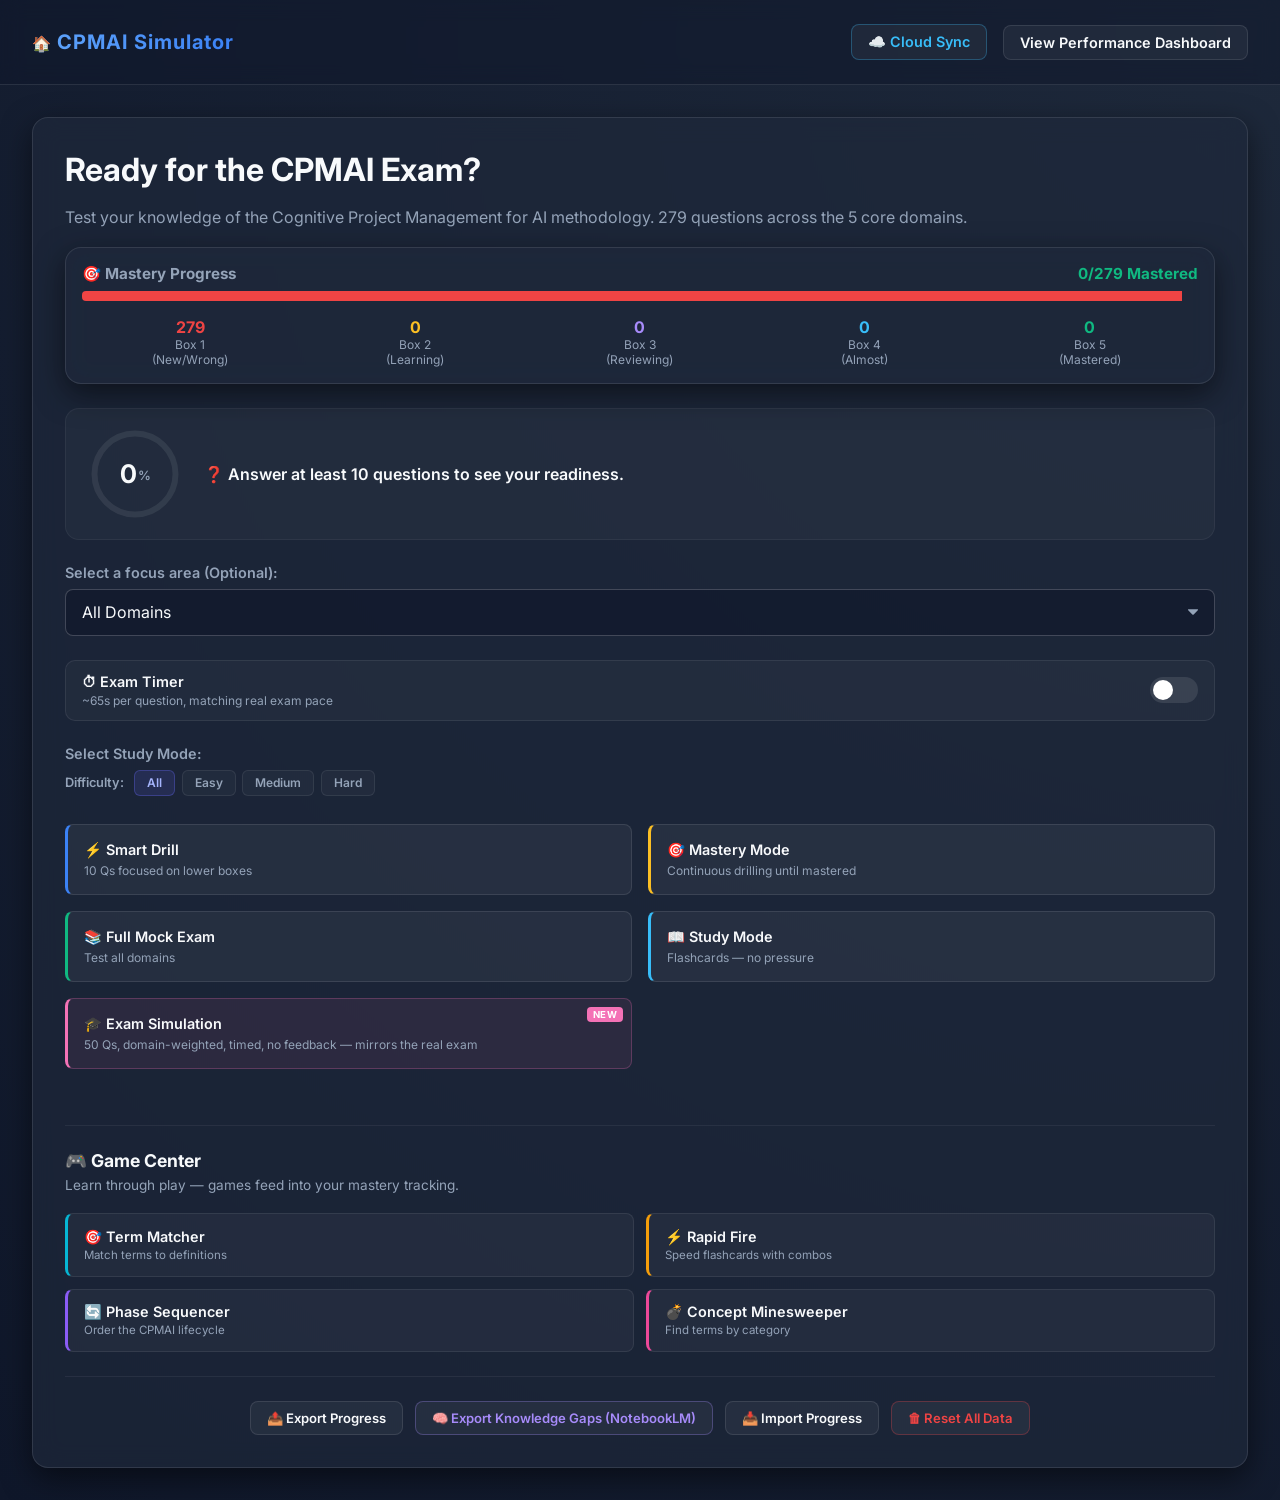
<file: frontend/index.html>
<!DOCTYPE html>
<html lang="en">
<head>
  <meta charset="UTF-8">
  <meta name="viewport" content="width=device-width, initial-scale=1.0">
  <title>PMI CPMAI Exam Simulator</title>
  <meta name="description" content="Comprehensive CPMAI certification exam simulator with adaptive study modes, spaced repetition, timed exams, and readiness tracking.">
  <link rel="stylesheet" href="style.css">
  <link rel="manifest" href="manifest.json">
  <meta name="theme-color" content="#6366f1">
  <meta name="apple-mobile-web-app-capable" content="yes">
  <meta name="apple-mobile-web-app-status-bar-style" content="black-translucent">
  <link rel="apple-touch-icon" href="icon-192.png">
  <link rel="icon" href="icon-192.png">
  <link href="https://fonts.googleapis.com/css2?family=Inter:wght@300;400;600;700&display=swap" rel="stylesheet">
</head>
<body>
  <!-- Header / Navigation -->
  <header>
    <div class="logo">CPMAI Simulator</div>
    <div class="header-right">
      <span id="timer-display" class="timer-display hidden">⏱ 0:00</span>
      <span id="sync-status" class="sync-status hidden"></span>
      <button id="cloud-sync-btn" class="glass-btn" style="color: #38bdf8; border-color: rgba(56,189,248,0.3);">☁️ Cloud Sync</button>
      <button id="view-dashboard-btn" class="glass-btn">View Performance Dashboard</button>
    </div>
  </header>

  <main class="container">
    <!-- Start Screen -->
    <div id="start-screen" class="screen glass-panel active">
      <h1>Ready for the CPMAI Exam?</h1>
      <p>Test your knowledge of the Cognitive Project Management for AI methodology. <span id="question-count">0</span> questions across the 5 core domains.</p>
      
      <!-- Leitner Mastery Box Tracker -->
      <div id="mastery-dashboard" class="glass-panel" style="margin-top: 1rem; margin-bottom: 1.5rem; text-align: left; padding: 1rem;">
        <h3 style="margin-top: 0; font-size: 0.95rem; color: var(--text-muted); margin-bottom: 0.5rem; display: flex; justify-content: space-between;">
          <span>🎯 Mastery Progress</span>
          <span id="mastery-mastered-count" style="color: var(--correct-color); font-weight: bold;">0/0 Mastered</span>
        </h3>
        <div style="display: flex; gap: 0.25rem; height: 10px; border-radius: 4px; overflow: hidden; margin-bottom: 1rem; background: var(--border-color);">
          <div id="mastery-bar-1" style="background: var(--wrong-color); width: 0%; transition: width 0.3s;"></div>
          <div id="mastery-bar-2" style="background: #fbbf24; width: 0%; transition: width 0.3s;"></div>
          <div id="mastery-bar-3" style="background: #a78bfa; width: 0%; transition: width 0.3s;"></div>
          <div id="mastery-bar-4" style="background: #38bdf8; width: 0%; transition: width 0.3s;"></div>
          <div id="mastery-bar-5" style="background: var(--correct-color); width: 0%; transition: width 0.3s;"></div>
        </div>
        <div style="display: grid; grid-template-columns: repeat(5, 1fr); gap: 0.5rem; text-align: center; font-size: 0.75rem;">
          <div class="box-stat"><div style="color: var(--wrong-color); font-weight: bold; font-size: 1rem;" id="box-1-count">0</div><div style="color:var(--text-muted)">Box 1<br>(New/Wrong)</div></div>
          <div class="box-stat"><div style="color: #fbbf24; font-weight: bold; font-size: 1rem;" id="box-2-count">0</div><div style="color:var(--text-muted)">Box 2<br>(Learning)</div></div>
          <div class="box-stat"><div style="color: #a78bfa; font-weight: bold; font-size: 1rem;" id="box-3-count">0</div><div style="color:var(--text-muted)">Box 3<br>(Reviewing)</div></div>
          <div class="box-stat"><div style="color: #38bdf8; font-weight: bold; font-size: 1rem;" id="box-4-count">0</div><div style="color:var(--text-muted)">Box 4<br>(Almost)</div></div>
          <div class="box-stat"><div style="color: var(--correct-color); font-weight: bold; font-size: 1rem;" id="box-5-count">0</div><div style="color:var(--text-muted)">Box 5<br>(Mastered)</div></div>
        </div>
      </div>
      
      <!-- P1: Readiness Ring -->
      <div id="readiness-ring"></div>
      
      <div class="filter-container">
        <label for="domain-filter">Select a focus area (Optional):</label>
        <select id="domain-filter" class="glass-select">
          <option value="All">All Domains</option>
          <option value="Identify Business Needs and Solutions">Identify Business Needs and Solutions</option>
          <option value="Identify Data Needs">Identify Data Needs</option>
          <option value="Manage AI Model Development and Evaluation">Manage AI Model Development and Evaluation</option>
          <option value="Operationalize AI Solutions">Operationalize AI Solutions</option>
          <option value="Support Responsible and Trustworthy AI Efforts">Support Responsible and Trustworthy AI Efforts</option>
        </select>
      </div>
      
      <!-- P2: Timer Toggle -->
      <div class="timer-toggle-container">
        <label class="toggle-label" for="timer-toggle">
          <span>⏱ Exam Timer</span>
          <span class="toggle-hint">~65s per question, matching real exam pace</span>
        </label>
        <label class="toggle-switch">
          <input type="checkbox" id="timer-toggle">
          <span class="toggle-slider"></span>
        </label>
      </div>
      
      <div class="filter-container">
        <label for="study-mode">Select Study Mode:</label>
        <div class="difficulty-filter">
          <span class="diff-filter-label">Difficulty:</span>
          <button class="diff-tab diff-tab-active" data-diff="all">All</button>
          <button class="diff-tab" data-diff="easy">Easy</button>
          <button class="diff-tab" data-diff="medium">Medium</button>
          <button class="diff-tab" data-diff="hard">Hard</button>
        </div>
        <div class="mode-grid">
          <button id="mode-smart-drill" class="mode-btn" style="border-left: 3px solid var(--accent-primary);">⚡ Smart Drill<div class="mode-btn-hint">10 Qs focused on lower boxes</div></button>
          <button id="mode-mastery" class="mode-btn" style="border-left: 3px solid #fbbf24;">🎯 Mastery Mode<div class="mode-btn-hint">Continuous drilling until mastered</div></button>
          <button id="mode-full" class="mode-btn" style="border-left: 3px solid var(--correct-color);">📚 Full Mock Exam<div class="mode-btn-hint">Test all domains</div></button>
          <button id="mode-study" class="mode-btn" style="border-left: 3px solid #38bdf8;">📖 Study Mode<div class="mode-btn-hint">Flashcards — no pressure</div></button>
          <button id="mode-exam-sim" class="mode-btn mode-btn-featured" style="border-left: 3px solid #f472b6;">🎓 Exam Simulation<div class="mode-btn-hint">50 Qs, domain-weighted, timed, no feedback — mirrors the real exam</div></button>
        </div>
      </div>

      <!-- 🎮 Game Center -->
      <div class="game-center-section">
        <h3 class="game-center-title">🎮 Game Center</h3>
        <p style="color: var(--text-muted); font-size: 0.85rem; margin-bottom: 1rem;">Learn through play — games feed into your mastery tracking.</p>
        <div class="game-grid">
          <button id="game-term-matcher" class="game-btn" style="border-left: 3px solid #06b6d4;">
            🎯 Term Matcher
            <div class="game-btn-hint">Match terms to definitions</div>
          </button>
          <button id="game-rapid-fire" class="game-btn" style="border-left: 3px solid #f59e0b;">
            ⚡ Rapid Fire
            <div class="game-btn-hint">Speed flashcards with combos</div>
          </button>
          <button id="game-phase-seq" class="game-btn" style="border-left: 3px solid #8b5cf6;">
            🔄 Phase Sequencer
            <div class="game-btn-hint">Order the CPMAI lifecycle</div>
          </button>
          <button id="game-minesweeper" class="game-btn" style="border-left: 3px solid #ec4899;">
            💣 Concept Minesweeper
            <div class="game-btn-hint">Find terms by category</div>
          </button>
        </div>
        <div id="game-high-scores" class="game-high-scores"></div>
      </div>

      <!-- Data Management -->
      <div class="data-management">
        <button id="export-btn" class="glass-btn">📤 Export Progress</button>
        <button id="export-gaps-btn" class="glass-btn" style="color: #a78bfa; border-color: rgba(167,139,250,0.3);">🧠 Export Knowledge Gaps (NotebookLM)</button>
        <button id="import-btn" class="glass-btn">📥 Import Progress</button>
        <button id="reset-btn" class="glass-btn" style="color: var(--wrong-color); border-color: rgba(239,68,68,0.3);">🗑 Reset All Data</button>
        <input type="file" id="import-file-input" accept=".json" style="display:none;">
      </div>
    </div>

    <!-- ═══ GAME: Term Matcher ═══ -->
    <div id="game-matcher-screen" class="screen glass-panel">
      <div class="game-header">
        <h2>🎯 Term Matcher</h2>
        <div class="game-header-right">
          <span id="matcher-timer" class="game-timer">⏱ 0:00</span>
          <span id="matcher-score" class="game-score-badge">0 pts</span>
        </div>
      </div>
      <p id="matcher-instruction" style="color:var(--text-muted); margin-bottom:1rem;">Click a term, then click its matching definition.</p>
      <div class="matcher-board">
        <div id="matcher-terms" class="matcher-col"></div>
        <div id="matcher-defs" class="matcher-col"></div>
      </div>
      <div id="matcher-result" class="game-result hidden"></div>
      <div class="game-footer">
        <button id="matcher-home-btn" class="glass-btn">← Back</button>
        <button id="matcher-restart-btn" class="primary-btn hidden">Play Again</button>
      </div>
    </div>

    <!-- ═══ GAME: Rapid Fire ═══ -->
    <div id="game-rapid-screen" class="screen glass-panel">
      <div class="game-header">
        <h2>⚡ Rapid Fire</h2>
        <div class="game-header-right">
          <span id="rapid-lives" class="game-lives">❤️❤️❤️</span>
          <span id="rapid-combo" class="game-combo">×1</span>
          <span id="rapid-score" class="game-score-badge">0 pts</span>
        </div>
      </div>
      <div id="rapid-progress" class="rapid-progress-bar">
        <div id="rapid-timer-bar" class="rapid-timer-fill"></div>
      </div>
      <div id="rapid-card" class="rapid-card">
        <span id="rapid-q-counter" class="rapid-q-counter">1/20</span>
        <h3 id="rapid-term" class="rapid-term">Term</h3>
        <div id="rapid-options" class="rapid-options"></div>
      </div>
      <div id="rapid-result" class="game-result hidden"></div>
      <div class="game-footer">
        <button id="rapid-home-btn" class="glass-btn">← Back</button>
        <button id="rapid-restart-btn" class="primary-btn hidden">Play Again</button>
      </div>
    </div>

    <!-- ═══ GAME: Phase Sequencer ═══ -->
    <div id="game-sequencer-screen" class="screen glass-panel">
      <div class="game-header">
        <h2>🔄 Phase Sequencer</h2>
        <div class="game-header-right">
          <span id="seq-level" class="game-score-badge">Level 1</span>
          <span id="seq-score" class="game-score-badge">0 pts</span>
        </div>
      </div>
      <p id="seq-instruction" style="color:var(--text-muted); margin-bottom:1rem;">Drag the CPMAI phases into the correct order (top to bottom).</p>
      <div id="seq-board" class="seq-board"></div>
      <div id="seq-feedback" class="seq-feedback hidden"></div>
      <div id="seq-result" class="game-result hidden"></div>
      <div class="game-footer">
        <button id="seq-home-btn" class="glass-btn">← Back</button>
        <button id="seq-check-btn" class="primary-btn">Check Order ✓</button>
        <button id="seq-next-btn" class="primary-btn hidden">Next Level →</button>
        <button id="seq-restart-btn" class="primary-btn hidden">Play Again</button>
      </div>
    </div>

    <!-- ═══ GAME: Concept Minesweeper ═══ -->
    <div id="game-mines-screen" class="screen glass-panel">
      <div class="game-header">
        <h2>💣 Concept Minesweeper</h2>
        <div class="game-header-right">
          <span id="mines-round" class="game-score-badge">Round 1/3</span>
          <span id="mines-score" class="game-score-badge">0 pts</span>
        </div>
      </div>
      <div id="mines-prompt" class="mines-prompt">Find all terms related to: <strong id="mines-category">Category</strong></div>
      <div id="mines-grid" class="mines-grid"></div>
      <div id="mines-feedback" class="mines-feedback hidden"></div>
      <div id="mines-result" class="game-result hidden"></div>
      <div class="game-footer">
        <button id="mines-home-btn" class="glass-btn">← Back</button>
        <button id="mines-submit-btn" class="primary-btn">Submit Picks ✓</button>
        <button id="mines-next-btn" class="primary-btn hidden">Next Round →</button>
        <button id="mines-restart-btn" class="primary-btn hidden">Play Again</button>
      </div>
    </div>

    <!-- Quiz Screen -->
    <div id="quiz-screen" class="screen">
      <div class="progress-container">
        <span id="question-tracker">Question 1 of 10</span>
        <div class="progress-bar-bg">
          <div id="progress-bar" class="progress-bar-fill"></div>
        </div>
      </div>
      
      <div class="domain-badge" id="domain-badge">Domain Name</div>
      
      <div class="quiz-layout-grid">
        <div class="question-container glass-panel">
          <h2 id="question-text">Question goes here...</h2>
          <div id="options-container" class="options-container">
            <!-- Options injected via JS -->
          </div>
          <div style="margin-top: 1.5rem; display: flex; justify-content: space-between; align-items: center;">
            <button id="quit-quiz-btn" class="glass-btn" style="color: var(--text-muted);">← Quit Quiz</button>
            <div id="confidence-buttons" class="confidence-buttons hidden">
              <span class="confidence-label">Confidence:</span>
              <button class="conf-btn conf-low" data-conf="low">😐 Low</button>
              <button class="conf-btn conf-med" data-conf="medium">🤔 Med</button>
              <button class="conf-btn conf-high" data-conf="high">💪 High</button>
            </div>
            <button id="flag-btn" class="glass-btn" style="color: #ffb86c; border-color: rgba(255, 184, 108, 0.3);">Flag / Skip Question 🚩</button>
          </div>
        </div>

        <!-- Feedback Modal / Panel -->
        <div id="feedback-panel" class="feedback-panel hidden glass-panel">
        <h3 id="feedback-title">Result</h3>
        <p id="feedback-explanation">Explanation goes here.</p>
        <div class="key-concept-box">
          <strong>Key Concept:</strong> <span id="key-concept-text">Key concept goes here.</span>
        </div>
        <p class="source-text">Source: <span id="source-text">Source</span></p>
        <button id="next-btn" class="primary-btn">Next Question &rarr;</button>
        </div>
      </div>
    </div>

    <!-- Flagged / Skipped Review Screen -->
    <div id="flagged-screen" class="screen glass-panel">
      <h1>Review Flagged Questions</h1>
      <p style="margin-bottom: 2rem;">You skipped the following questions. Select one to revisit it, or permanently submit your exam to view your dashboard.</p>
      
      <div id="flagged-grid" style="display: flex; flex-wrap: wrap; gap: 1rem;">
        <!-- Generated via JS -->
      </div>
      
      <div class="action-buttons" style="margin-top: 3rem; display: flex; justify-content: space-between; align-items: center;">
        <button id="flagged-home-btn" class="glass-btn" style="color: var(--text-muted);">← Back to Home</button>
        <button id="submit-exam-btn" class="primary-btn" style="background-color: var(--wrong-color);">Submit Exam &amp; View Scores</button>
      </div>
    </div>

    <!-- Dashboard / Result Screen -->
    <div id="dashboard-screen" class="screen glass-panel">
      <h1>Your Performance Dashboard</h1>
      <h2 id="final-score" class="score-highlight">0%</h2>
      
      <!-- Predicted Exam Score -->
      <div id="predicted-score-container" class="hidden">
        <div class="predicted-score-widget">
          <span class="predicted-label">Predicted Exam Score</span>
          <span id="predicted-score-value" class="predicted-value">—</span>
          <span id="predicted-score-verdict" class="predicted-verdict"></span>
        </div>
      </div>
      
      <!-- P1: Readiness Banner -->
      <div id="dashboard-readiness"></div>
      
      <!-- P2: Average Time Stat -->
      <p id="avg-time-stat" class="avg-time-stat hidden"></p>

      <!-- ═══ Progress Analytics Suite ═══ -->
      <div id="progress-analytics" class="analytics-suite">
        <h3 class="analytics-suite-title">📊 Progress Analytics</h3>

        <!-- Accuracy Trend (Enhanced) -->
        <div id="session-history-container" class="analytics-card hidden">
          <div class="analytics-card-header">
            <span class="analytics-card-title">📈 Accuracy Trend</span>
            <span id="trend-indicator" class="trend-indicator"></span>
          </div>
          <canvas id="session-history-chart" width="600" height="200"></canvas>
          <div class="chart-legend">
            <span class="legend-item"><span class="legend-dot" style="background:#818cf8;"></span>Session Score</span>
            <span class="legend-item"><span class="legend-line" style="background:#f472b6;"></span>3-Session Avg</span>
            <span class="legend-item"><span class="legend-dash" style="border-color:#fbbf24;"></span>Pass Line (65%)</span>
          </div>
        </div>

        <!-- Two-column row: Radar + Heatmap -->
        <div class="analytics-row">
          <!-- Domain Radar Chart -->
          <div id="domain-radar-container" class="analytics-card hidden">
            <div class="analytics-card-header">
              <span class="analytics-card-title">🕸️ Domain Strengths</span>
            </div>
            <canvas id="domain-radar-chart" width="320" height="320"></canvas>
          </div>

          <!-- Study Activity Heatmap -->
          <div id="activity-heatmap-container" class="analytics-card hidden">
            <div class="analytics-card-header">
              <span class="analytics-card-title">🔥 Study Activity</span>
              <span id="streak-badge" class="streak-badge"></span>
            </div>
            <div id="activity-heatmap" class="heatmap-grid"></div>
            <div class="heatmap-legend">
              <span style="color:var(--text-muted); font-size:0.7rem;">Less</span>
              <span class="heatmap-swatch" style="background:rgba(99,102,241,0.08);"></span>
              <span class="heatmap-swatch" style="background:rgba(99,102,241,0.25);"></span>
              <span class="heatmap-swatch" style="background:rgba(99,102,241,0.5);"></span>
              <span class="heatmap-swatch" style="background:rgba(99,102,241,0.75);"></span>
              <span class="heatmap-swatch" style="background:#818cf8;"></span>
              <span style="color:var(--text-muted); font-size:0.7rem;">More</span>
            </div>
          </div>
        </div>
      </div>
      
      <!-- Confidence Calibration -->
      <div id="calibration-container" class="hidden">
        <h3 style="font-size: 0.95rem; color: var(--text-muted); margin-bottom: 0.75rem;">Confidence Calibration</h3>
        <div id="calibration-stats" class="calibration-grid"></div>
      </div>

      <p>Here is your breakdown across the CPMAI domains:</p>
      
      <div id="domain-stats-container" class="domain-stats-grid">
        <!-- Stats injected via JS -->
      </div>
      
      <div id="review-carousel-container" class="hidden">
        <h3 id="review-question-text" style="font-size: 1.1rem; margin-bottom: 1rem; line-height: 1.5;">Question text</h3>
        <div id="review-feedback-panel" class="feedback-panel error" style="margin-top: 0; margin-bottom: 1.5rem;">
          <h3 id="review-feedback-title" style="color: var(--wrong-color); margin-bottom: 0.5rem;">Your Answer Was Incorrect</h3>
          <p id="review-feedback-explanation" style="font-size: 0.95rem;">Explanation goes here.</p>
          <div class="key-concept-box">
            <strong>Key Concept:</strong> <span id="review-key-concept-text">Key concept goes here.</span>
          </div>
        </div>
        <div style="display: flex; justify-content: space-between; align-items: center;">
          <span id="review-tracker" style="color: var(--text-muted); font-size: 0.9rem; font-weight: 600;">1 of 3 Incorrect</span>
          <button id="next-review-btn" class="primary-btn">Next Wrong Answer &rarr;</button>
        </div>
      </div>
      
      <div class="action-buttons" style="margin-top: 2rem; display: flex; justify-content: flex-end; gap: 1rem;">
        <button id="review-btn" class="glass-btn hidden">Review Incorrect Answers</button>
        <button id="restart-btn" class="primary-btn">← Back to Home</button>
      </div>
    </div>

    <!-- Exam Simulation Review Screen -->
    <div id="exam-review-screen" class="screen glass-panel">
      <h1>🎓 Exam Results</h1>
      <h2 id="exam-review-score" class="score-highlight">0%</h2>
      <p id="exam-review-summary" style="text-align:center; margin-bottom:1.5rem;"></p>
      <div id="exam-review-list" class="exam-review-list"></div>
      <div class="action-buttons" style="margin-top: 2rem; display: flex; justify-content: flex-end; gap: 1rem;">
        <button id="exam-review-home-btn" class="primary-btn">Back to Menu</button>
      </div>
    </div>

    <!-- P4: Study / Flashcard Mode Screen -->
    <div id="study-screen" class="screen">
      <div class="study-header">
        <span id="study-tracker" class="study-tracker">Card 1 of 54</span>
        <button id="study-home-btn" class="glass-btn">← Back to Menu</button>
      </div>

      <div class="domain-badge" id="study-domain-badge">Domain Name</div>

      <div class="study-card glass-panel">
        <h2 id="study-question-text" class="study-question">Question goes here...</h2>
        
        <div id="study-options-display" class="study-options-display">
          <!-- Options shown with correct highlighted -->
        </div>

        <div class="study-answer-section">
          <p id="study-answer-text" class="study-answer"></p>
          <p id="study-explanation-text" class="study-explanation"></p>
          <div class="key-concept-box">
            <strong>Key Concept:</strong> <span id="study-key-concept">Key concept goes here.</span>
          </div>
          <p class="source-text">Source: <span id="study-source">PMI CPMAI</span></p>
        </div>
      </div>

      <div class="study-nav">
        <button id="study-prev-btn" class="glass-btn">← Previous</button>
        <button id="study-shuffle-btn" class="glass-btn">🔀 Shuffle</button>
        <button id="study-next-btn" class="primary-btn">Next Card →</button>
      </div>
    </div>
  </main>

  <!-- Toast notification -->
  <div id="toast" class="toast hidden"></div>

  <!-- Cloud Sync Modal -->
  <div id="sync-modal" class="sync-modal-overlay hidden">
    <div class="sync-modal glass-panel">
      <div class="sync-modal-header">
        <h2>☁️ Cloud Sync</h2>
        <button id="sync-modal-close" class="sync-modal-close">✕</button>
      </div>
      <p style="color: var(--text-muted); margin-bottom: 1.25rem; font-size: 0.9rem;">
        Sync your progress across devices. Enter the same passphrase on any computer to restore your data.
      </p>

      <div class="sync-field">
        <label for="sync-passphrase">Your Passphrase</label>
        <input type="text" id="sync-passphrase" class="sync-input" placeholder="e.g. andres2026" autocomplete="off" spellcheck="false">
        <span class="sync-field-hint">Use a memorable phrase — this is your "account"</span>
      </div>

      <div id="sync-info" class="sync-info hidden">
        <span id="sync-info-text"></span>
      </div>

      <div class="sync-actions">
        <button id="sync-save-btn" class="primary-btn" disabled>📤 Save to Cloud</button>
        <button id="sync-restore-btn" class="glass-btn" disabled>📥 Restore from Cloud</button>
      </div>

      <div id="sync-last-synced" class="sync-last-synced hidden"></div>
    </div>
  </div>

  <!-- questions_data.js intentionally removed -> handled by app.js fetch or Streamlit payload -->
  <script src="app.js"></script>
  <script>
    if ('serviceWorker' in navigator) {
      navigator.serviceWorker.register('./sw.js').catch(() => {});
    }
  </script>
</body>
</html>
</file>
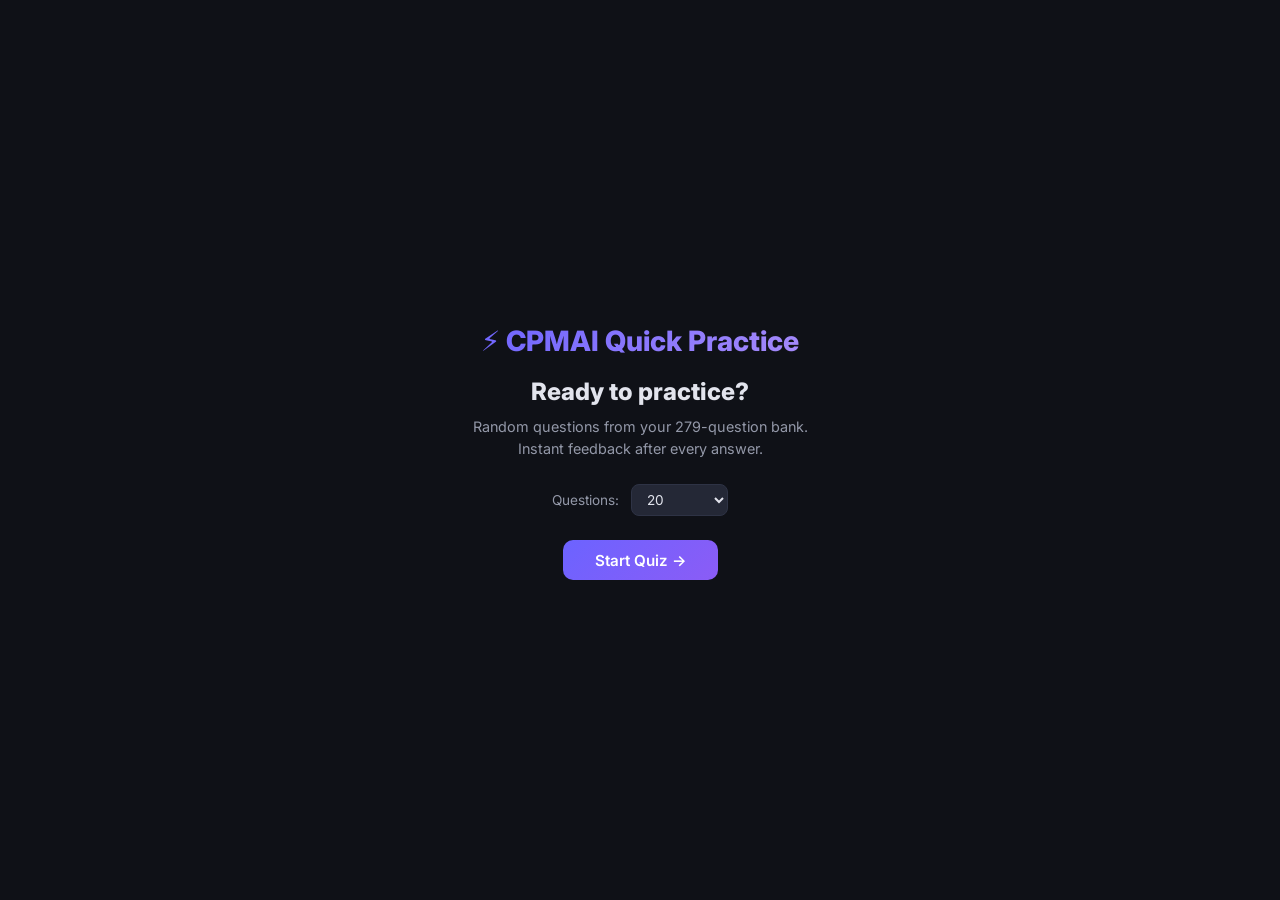
<file: quiz.html>
<!DOCTYPE html>
<html lang="en">
<head>
<meta charset="UTF-8">
<meta name="viewport" content="width=device-width, initial-scale=1.0">
<title>CPMAI Quick Practice</title>
<link rel="preconnect" href="https://fonts.googleapis.com">
<link href="https://fonts.googleapis.com/css2?family=Inter:wght@400;500;600;700;800&display=swap" rel="stylesheet">
<style>
  *,*::before,*::after{box-sizing:border-box;margin:0;padding:0}
  :root{
    --bg:#0f1117;--surface:#1a1d27;--surface2:#242836;--border:#2e3345;
    --text:#e2e4ed;--text2:#9398a8;--accent:#6c63ff;--accent2:#8b83ff;
    --green:#22c55e;--green-bg:rgba(34,197,94,.12);--green-border:rgba(34,197,94,.3);
    --red:#ef4444;--red-bg:rgba(239,68,68,.10);--red-border:rgba(239,68,68,.3);
    --amber:#f59e0b;--amber-bg:rgba(245,158,11,.10);
    --radius:10px;
  }
  html,body{height:100%;overflow:hidden}
  body{
    font-family:'Inter',system-ui,sans-serif;background:var(--bg);color:var(--text);
    display:flex;flex-direction:column;line-height:1.5;
  }

  /* ===== TOP BAR ===== */
  .topbar{
    display:flex;align-items:center;gap:1rem;padding:.5rem 1.25rem;
    background:var(--surface);border-bottom:1px solid var(--border);flex-shrink:0;
  }
  .topbar h1{font-size:1rem;font-weight:800;letter-spacing:-.01em;
    background:linear-gradient(135deg,var(--accent),#a78bfa);-webkit-background-clip:text;
    -webkit-text-fill-color:transparent;white-space:nowrap}
  .progress-wrap{flex:1;background:var(--surface2);border-radius:99px;height:6px;overflow:hidden}
  .progress-bar{height:100%;background:linear-gradient(90deg,var(--accent),#a78bfa);border-radius:99px;transition:width .4s ease}
  .stats{display:flex;gap:.75rem;align-items:center}
  .stat{font-size:.75rem;color:var(--text2);font-weight:600}
  .stat span{font-weight:800;font-size:.85rem}
  .stat .g{color:var(--green)}
  .stat .r{color:var(--red)}

  /* ===== MAIN TWO-COLUMN LAYOUT ===== */
  .quiz-layout{
    display:flex;flex:1;overflow:hidden;
  }
  .left-panel{
    flex:1;min-width:0;display:flex;flex-direction:column;
    padding:1rem 1.25rem;overflow-y:auto;
  }
  .right-panel{
    width:360px;flex-shrink:0;display:flex;flex-direction:column;
    border-left:1px solid var(--border);background:var(--surface);
    overflow-y:auto;
  }

  /* ===== DOMAIN + DIFFICULTY BADGES ===== */
  .badge-row{margin-bottom:.4rem;display:flex;align-items:center;gap:.4rem;flex-wrap:wrap}
  .domain{display:inline-block;font-size:.6rem;font-weight:600;text-transform:uppercase;
    letter-spacing:.05em;color:var(--accent2);background:rgba(108,99,255,.12);
    padding:.2rem .55rem;border-radius:99px}
  .difficulty{display:inline-block;font-size:.58rem;font-weight:600;text-transform:uppercase;
    letter-spacing:.05em;padding:.18rem .5rem;border-radius:99px}
  .difficulty.easy{color:var(--green);background:var(--green-bg)}
  .difficulty.medium{color:var(--amber);background:var(--amber-bg)}
  .difficulty.hard{color:var(--red);background:var(--red-bg)}

  /* ===== QUESTION ===== */
  .q-number{font-size:.7rem;color:var(--text2);margin-bottom:.35rem;font-weight:600}
  .q-text{font-size:.9rem;font-weight:600;margin-bottom:.85rem;line-height:1.5}

  /* ===== OPTIONS ===== */
  .options{display:flex;flex-direction:column;gap:.45rem}
  .opt-btn{
    width:100%;text-align:left;background:var(--surface2);border:1.5px solid var(--border);
    border-radius:var(--radius);padding:.55rem .75rem;font-size:.8rem;color:var(--text);
    cursor:pointer;transition:all .15s ease;font-family:inherit;line-height:1.45;
  }
  .opt-btn:hover:not(.locked){border-color:var(--accent);background:rgba(108,99,255,.08)}
  .opt-btn.locked{cursor:default}
  .opt-btn.correct-pick{border-color:var(--green);background:var(--green-bg)}
  .opt-btn.wrong-pick{border-color:var(--red);background:var(--red-bg)}
  .opt-btn.reveal-correct{border-color:var(--green);background:var(--green-bg)}

  /* ===== NEXT BUTTON (under options) ===== */
  .next-row{margin-top:.75rem;display:flex;justify-content:flex-end}
  .btn{
    padding:.5rem 1.3rem;border-radius:var(--radius);border:none;font-family:inherit;
    font-size:.82rem;font-weight:600;cursor:pointer;transition:all .15s ease;
  }
  .btn-primary{background:linear-gradient(135deg,var(--accent),#8b5cf6);color:#fff}
  .btn-primary:hover{transform:translateY(-1px);box-shadow:0 4px 14px rgba(108,99,255,.35)}
  .btn-secondary{background:var(--surface2);color:var(--text);border:1px solid var(--border)}
  .btn-secondary:hover{border-color:var(--accent)}
  .btn:disabled{opacity:.35;cursor:not-allowed;transform:none;box-shadow:none}

  /* ===== RIGHT PANEL: FEEDBACK ===== */
  .feedback-header{
    padding:.65rem 1rem;border-bottom:1px solid var(--border);
    font-size:.75rem;font-weight:700;text-transform:uppercase;letter-spacing:.06em;color:var(--text2);
  }
  .feedback-body{
    flex:1;padding:1rem;overflow-y:auto;display:flex;flex-direction:column;
  }
  .fb-placeholder{
    flex:1;display:flex;align-items:center;justify-content:center;
    color:var(--text2);font-size:.85rem;text-align:center;padding:1rem;opacity:.5;
  }
  .fb-content{display:none;animation:fadeIn .3s ease}
  .fb-content.show{display:block}
  @keyframes fadeIn{from{opacity:0}to{opacity:1}}

  .fb-verdict{
    padding:.65rem .85rem;border-radius:var(--radius);margin-bottom:.75rem;
    font-weight:700;font-size:.85rem;
  }
  .fb-verdict.is-correct{background:var(--green-bg);border:1px solid var(--green-border);color:var(--green)}
  .fb-verdict.is-wrong{background:var(--red-bg);border:1px solid var(--red-border);color:var(--red)}

  .fb-section{margin-bottom:.65rem}
  .fb-section .fb-label{font-size:.68rem;font-weight:700;text-transform:uppercase;letter-spacing:.04em;color:var(--text2);margin-bottom:.2rem}
  .fb-section p{font-size:.8rem;line-height:1.55;color:var(--text)}
  .fb-section .correct-ans{color:var(--green);font-weight:600;font-size:.8rem}

  .fb-concept{
    margin-top:auto;padding:.65rem;background:rgba(108,99,255,.08);border-radius:8px;
    border:1px solid rgba(108,99,255,.18);font-size:.75rem;color:var(--accent2);line-height:1.5;
  }

  /* ===== START / RESULTS SCREENS ===== */
  .overlay-screen{
    position:fixed;inset:0;background:var(--bg);z-index:100;
    display:flex;align-items:center;justify-content:center;
  }
  .overlay-screen.hidden{display:none}
  .overlay-inner{text-align:center;max-width:480px;padding:2rem;animation:fadeIn .35s ease}
  .overlay-inner h2{font-size:1.5rem;font-weight:800;margin-bottom:.4rem}
  .overlay-inner p{color:var(--text2);margin-bottom:1.5rem;font-size:.9rem}
  .overlay-inner h1{font-size:1.75rem;font-weight:800;
    background:linear-gradient(135deg,var(--accent),#a78bfa);-webkit-background-clip:text;
    -webkit-text-fill-color:transparent;margin-bottom:.75rem}
  .q-count-row{display:flex;align-items:center;justify-content:center;gap:.75rem;margin-bottom:1.5rem}
  .q-count-row label{font-size:.85rem;color:var(--text2)}
  .q-count-row select{
    background:var(--surface2);color:var(--text);border:1px solid var(--border);
    border-radius:8px;padding:.4rem .7rem;font-family:inherit;font-size:.85rem;
  }

  /* results */
  .score-big{
    font-size:3.5rem;font-weight:800;
    background:linear-gradient(135deg,var(--accent),#a78bfa);
    -webkit-background-clip:text;-webkit-text-fill-color:transparent;margin:.35rem 0;
  }
  .btn-row{display:flex;gap:.65rem;justify-content:center;margin:.75rem 0 1.5rem}

  /* results review list (scrollable) */
  .results-review{
    max-height:40vh;overflow-y:auto;text-align:left;padding-right:.5rem;
  }
  .review-item{
    background:var(--surface);border:1px solid var(--border);
    border-radius:var(--radius);padding:.75rem .85rem;margin-bottom:.6rem;
  }
  .review-item .ri-q{font-weight:600;font-size:.8rem;margin-bottom:.25rem}
  .review-item .ri-your{font-size:.75rem;margin-bottom:.15rem}
  .review-item .ri-wrong-ans{color:var(--red)}
  .review-item .ri-right-ans{color:var(--green);font-weight:500;font-size:.75rem}
  .review-item .ri-explain{font-size:.72rem;color:var(--text2);margin-top:.25rem;line-height:1.45}

  /* ===== KEYBOARD HINT ===== */
  .kb-hint{font-size:.65rem;color:var(--text2);opacity:.4;text-align:center;margin-top:.4rem}
</style>
</head>
<body>

<!-- ===== START SCREEN OVERLAY ===== -->
<div id="startScreen" class="overlay-screen">
  <div class="overlay-inner">
    <h1>⚡ CPMAI Quick Practice</h1>
    <h2>Ready to practice?</h2>
    <p>Random questions from your 279-question bank.<br>Instant feedback after every answer.</p>
    <div class="q-count-row">
      <label for="qCount">Questions:</label>
      <select id="qCount">
        <option value="10">10</option>
        <option value="20" selected>20</option>
        <option value="30">30</option>
        <option value="50">50</option>
        <option value="0">All (279)</option>
      </select>
    </div>
    <button class="btn btn-primary" onclick="startQuiz()" style="padding:.65rem 2rem;font-size:.95rem">Start Quiz →</button>
  </div>
</div>

<!-- ===== RESULTS SCREEN OVERLAY ===== -->
<div id="resultsScreen" class="overlay-screen hidden"></div>

<!-- ===== TOP BAR ===== -->
<div class="topbar" id="topbar" style="display:none">
  <h1>⚡ CPMAI</h1>
  <div class="progress-wrap"><div class="progress-bar" id="progressBar" style="width:0%"></div></div>
  <div class="stats">
    <div class="stat"><span id="statQ">1/20</span></div>
    <div class="stat">✓ <span class="g" id="statCorrect">0</span></div>
    <div class="stat">✗ <span class="r" id="statWrong">0</span></div>
  </div>
</div>

<!-- ===== QUIZ TWO-COLUMN LAYOUT ===== -->
<div class="quiz-layout" id="quizLayout" style="display:none">
  <!-- LEFT: question + options -->
  <div class="left-panel" id="leftPanel"></div>

  <!-- RIGHT: feedback -->
  <div class="right-panel">
    <div class="feedback-header">Feedback</div>
    <div class="feedback-body" id="feedbackBody">
      <div class="fb-placeholder" id="fbPlaceholder">
        Pick an answer to see feedback
      </div>
      <div class="fb-content" id="fbContent"></div>
    </div>
  </div>
</div>

<script>
let ALL_QUESTIONS = [];
let quiz = [];
let current = 0;
let correctCount = 0;
let wrongCount = 0;
let answered = false;
let history = [];

async function loadData(){
  try {
    const res = await fetch('./data/questions.json');
    if(!res.ok) throw new Error('fetch failed');
    ALL_QUESTIONS = await res.json();
  } catch(e) {
    console.error('Could not load questions.json', e);
  }
}

function shuffle(arr){
  const a=[...arr];
  for(let i=a.length-1;i>0;i--){const j=Math.floor(Math.random()*(i+1));[a[i],a[j]]=[a[j],a[i]]}
  return a;
}

function startQuiz(){
  const n = parseInt(document.getElementById('qCount').value);
  const count = n === 0 ? ALL_QUESTIONS.length : n;
  quiz = shuffle(ALL_QUESTIONS).slice(0, count);
  current = 0; correctCount = 0; wrongCount = 0; answered = false; history = [];

  document.getElementById('startScreen').classList.add('hidden');
  document.getElementById('resultsScreen').classList.add('hidden');
  document.getElementById('topbar').style.display='flex';
  document.getElementById('quizLayout').style.display='flex';
  renderQuestion();
}

function renderQuestion(){
  answered = false;

  const q = quiz[current];
  const total = quiz.length;
  const pct = ((current) / total * 100).toFixed(0);

  document.getElementById('progressBar').style.width = pct + '%';
  document.getElementById('statQ').textContent = `${current+1}/${total}`;
  document.getElementById('statCorrect').textContent = correctCount;
  document.getElementById('statWrong').textContent = wrongCount;

  // Reset feedback panel
  document.getElementById('fbPlaceholder').style.display = 'flex';
  document.getElementById('fbContent').classList.remove('show');
  document.getElementById('fbContent').innerHTML = '';

  const diffClass = (q.difficulty || 'medium').toLowerCase();

  let html = `
    <div class="badge-row">
      <span class="domain">${esc(q.domain)}</span>
      <span class="difficulty ${diffClass}">${diffClass}</span>
    </div>
    <div class="q-number">Question ${current+1} of ${total}</div>
    <div class="q-text">${esc(q.question)}</div>
    <div class="options" id="optionsWrap">`;

  q.options.forEach((opt, i) => {
    html += `<button class="opt-btn" data-idx="${i}" onclick="pickAnswer(${i})">${esc(opt)}</button>`;
  });

  html += `</div>
    <div class="next-row">
      <button class="btn btn-primary" id="nextBtn" onclick="nextQuestion()" disabled>Next →</button>
    </div>
    <div class="kb-hint">Keys: 1-4 answer · Enter next</div>`;

  document.getElementById('leftPanel').innerHTML = html;
}

function pickAnswer(idx){
  if(answered) return;
  answered = true;

  const q = quiz[current];
  const picked = q.options[idx];
  const isCorrect = picked === q.correct_answer;

  if(isCorrect) correctCount++; else wrongCount++;
  history.push({q, picked, wasCorrect: isCorrect});

  // Lock + highlight options
  const btns = document.querySelectorAll('.opt-btn');
  btns.forEach(b => b.classList.add('locked'));
  const correctIdx = q.options.indexOf(q.correct_answer);
  btns.forEach((b, i) => {
    if(i === idx && isCorrect) b.classList.add('correct-pick');
    if(i === idx && !isCorrect) b.classList.add('wrong-pick');
    if(i === correctIdx && !isCorrect) b.classList.add('reveal-correct');
  });

  // Update stats
  document.getElementById('statCorrect').textContent = correctCount;
  document.getElementById('statWrong').textContent = wrongCount;

  // Build feedback in right panel
  document.getElementById('fbPlaceholder').style.display = 'none';
  const fb = document.getElementById('fbContent');

  let fhtml = '';
  if(isCorrect){
    fhtml += `<div class="fb-verdict is-correct">✅ Correct!</div>`;
    fhtml += `<div class="fb-section"><div class="fb-label">Why it's right</div><p>${esc(q.correct_explanation)}</p></div>`;
  } else {
    fhtml += `<div class="fb-verdict is-wrong">❌ Incorrect</div>`;
    fhtml += `<div class="fb-section"><div class="fb-label">Why your answer is wrong</div><p>${esc(q.wrong_explanation)}</p></div>`;
    fhtml += `<div class="fb-section"><div class="fb-label">Correct answer</div><p class="correct-ans">${esc(q.correct_answer)}</p></div>`;
    fhtml += `<div class="fb-section"><div class="fb-label">Why it's correct</div><p>${esc(q.correct_explanation)}</p></div>`;
  }
  if(q.key_concept){
    fhtml += `<div class="fb-concept">💡 <strong>Key Concept:</strong> ${esc(q.key_concept)}</div>`;
  }
  fb.innerHTML = fhtml;
  fb.classList.add('show');

  // Enable next
  const nextBtn = document.getElementById('nextBtn');
  nextBtn.textContent = current < quiz.length - 1 ? 'Next →' : 'See Results';
  nextBtn.disabled = false;
}

function nextQuestion(){
  if(current < quiz.length - 1){
    current++;
    renderQuestion();
  } else {
    showResults();
  }
}

function showResults(){
  document.getElementById('topbar').style.display='none';
  document.getElementById('quizLayout').style.display='none';

  const total = quiz.length;
  const pct = Math.round((correctCount/total)*100);

  let grade = '';
  if(pct >= 90) grade = '🏆 Outstanding!';
  else if(pct >= 75) grade = '👏 Great job!';
  else if(pct >= 60) grade = '📖 Keep studying!';
  else grade = '💪 Needs more practice';

  let html = `<div class="overlay-inner" style="max-width:600px">
    <h2>Quiz Complete</h2>
    <div class="score-big">${pct}%</div>
    <p>${correctCount} correct out of ${total} — ${grade}</p>
    <div class="btn-row">
      <button class="btn btn-primary" onclick="startQuiz()">🔄 New Quiz</button>
      <button class="btn btn-secondary" onclick="goHome()">← Home</button>
    </div>`;

  const wrongs = history.filter(h => !h.wasCorrect);
  if(wrongs.length === 0){
    html += `<p style="color:var(--green);font-weight:600">🎯 Perfect score!</p>`;
  } else {
    html += `<h3 style="text-align:left;margin-bottom:.5rem;font-size:.9rem;font-weight:700">Review Wrong Answers (${wrongs.length})</h3>
      <div class="results-review">`;
    wrongs.forEach((h,i) => {
      html += `<div class="review-item">
        <div class="ri-q">${i+1}. ${esc(h.q.question)}</div>
        <div class="ri-your ri-wrong-ans">✗ ${esc(h.picked)}</div>
        <div class="ri-right-ans">✓ ${esc(h.q.correct_answer)}</div>
        <div class="ri-explain"><strong>Why:</strong> ${esc(h.q.wrong_explanation)}</div>
        <div class="ri-explain"><strong>Correct:</strong> ${esc(h.q.correct_explanation)}</div>
        ${h.q.key_concept ? `<div class="ri-explain" style="color:var(--accent2)">💡 ${esc(h.q.key_concept)}</div>` : ''}
      </div>`;
    });
    html += `</div>`;
  }

  html += `</div>`;
  const rs = document.getElementById('resultsScreen');
  rs.innerHTML = html;
  rs.classList.remove('hidden');
}

function goHome(){
  document.getElementById('resultsScreen').classList.add('hidden');
  document.getElementById('topbar').style.display='none';
  document.getElementById('quizLayout').style.display='none';
  document.getElementById('startScreen').classList.remove('hidden');
}

function esc(s){
  const d=document.createElement('div');d.textContent=s||'';return d.innerHTML;
}

document.addEventListener('keydown', e => {
  if(e.key === 'Enter'){
    const nb = document.getElementById('nextBtn');
    if(nb && !nb.disabled) nb.click();
  }
  if(!answered && e.key >= '1' && e.key <= '4'){
    const idx = parseInt(e.key) - 1;
    const btns = document.querySelectorAll('.opt-btn');
    if(btns[idx]) btns[idx].click();
  }
});

loadData();
</script>
</body>
</html>
</file>
<file: frontend/style.css>
:root {
  --bg-color: #0f172a;
  --panel-bg: rgba(30, 41, 59, 0.7);
  --panel-border: rgba(255, 255, 255, 0.1);
  --text-main: #f8fafc;
  --text-muted: #94a3b8;
  --accent-primary: #3b82f6;
  --accent-hover: #2563eb;
  --correct-color: #10b981;
  --wrong-color: #ef4444;
  --domain-badge-bg: rgba(59, 130, 246, 0.2);
  --domain-badge-text: #60a5fa;
}

* {
  box-sizing: border-box;
  margin: 0;
  padding: 0;
}

body {
  font-family: 'Inter', sans-serif;
  background: radial-gradient(circle at top right, #1e293b, #0f172a);
  color: var(--text-main);
  min-height: 100vh;
  display: flex;
  flex-direction: column;
  overflow-x: hidden;
}

header {
  padding: 1.5rem 2rem;
  display: flex;
  justify-content: space-between;
  align-items: center;
  border-bottom: 1px solid var(--panel-border);
  background: rgba(15, 23, 42, 0.5);
  backdrop-filter: blur(10px);
  -webkit-backdrop-filter: blur(10px);
}

.header-right {
  display: flex;
  align-items: center;
  gap: 1rem;
}

.logo {
  font-size: 1.25rem;
  font-weight: 700;
  letter-spacing: 1px;
  background: linear-gradient(90deg, #60a5fa, #3b82f6);
  -webkit-background-clip: text;
  background-clip: text;
  -webkit-text-fill-color: transparent;
  cursor: pointer;
  transition: opacity 0.2s ease, transform 0.2s ease;
  user-select: none;
}

.logo::before {
  content: "🏠 ";
  -webkit-text-fill-color: initial;
  font-size: 0.95rem;
}

.logo:hover {
  opacity: 0.8;
  transform: scale(1.02);
}

.container {
  flex: 1;
  display: flex;
  flex-direction: column;
  justify-content: flex-start;
  align-items: stretch;
  padding: 2rem;
  width: 100%;
  max-width: 1400px;
  margin: 0 auto;
}

.screen {
  display: none;
  width: 100%;
  animation: fadeIn 0.4s ease-out forwards;
}

.screen.active {
  display: block;
}

@keyframes fadeIn {
  from { opacity: 0; transform: translateY(10px); }
  to { opacity: 1; transform: translateY(0); }
}

/* ─── Glassmorphism Panels ────────────────────────────────────── */
.glass-panel {
  background: var(--panel-bg);
  border: 1px solid var(--panel-border);
  border-radius: 16px;
  padding: 2rem;
  box-shadow: 0 10px 30px rgba(0, 0, 0, 0.5);
  backdrop-filter: blur(12px);
  -webkit-backdrop-filter: blur(12px);
}

/* ─── Filter UI ───────────────────────────────────────────────── */
.filter-container {
  margin: 1.5rem 0;
  display: flex;
  flex-direction: column;
  gap: 0.5rem;
}

.filter-container label {
  color: var(--text-muted);
  font-size: 0.9rem;
  font-weight: 600;
}

.glass-select {
  background: rgba(15, 23, 42, 0.6);
  border: 1px solid rgba(255, 255, 255, 0.2);
  color: var(--text-main);
  padding: 0.8rem 1rem;
  border-radius: 8px;
  font-family: inherit;
  font-size: 1rem;
  outline: none;
  cursor: pointer;
  appearance: none;
  background-image: url("data:image/svg+xml;charset=US-ASCII,%3Csvg%20xmlns%3D%22http%3A%2F%2Fwww.w3.org%2F2000%2Fsvg%22%20width%3D%22292.4%22%20height%3D%22292.4%22%3E%3Cpath%20fill%3D%22%2394a3b8%22%20d%3D%22M287%2069.4a17.6%2017.6%200%200%200-13-5.4H18.4c-5%200-9.3%201.8-12.9%205.4A17.6%2017.6%200%200%200%200%2082.2c0%205%201.8%209.3%205.4%2012.9l128%20127.9c3.6%203.6%207.8%205.4%2012.8%205.4s9.2-1.8%2012.8-5.4L287%2095c3.5-3.5%205.4-7.8%205.4-12.8%200-5-1.9-9.2-5.5-12.8z%22%2F%3E%3C%2Fsvg%3E");
  background-repeat: no-repeat;
  background-position: right 1rem top 50%;
  background-size: 0.65rem auto;
}

.glass-select option {
  background: var(--bg-color);
  color: var(--text-main);
}

/* ─── Typography & Spacing ────────────────────────────────────── */
h1 {
  font-size: 2rem;
  margin-bottom: 1rem;
  font-weight: 700;
}

h2 {
  font-size: 1.3rem;
  margin-bottom: 1rem;
  font-weight: 600;
  line-height: 1.4;
}

p {
  color: var(--text-muted);
  line-height: 1.6;
  margin-bottom: 1rem;
}

/* ─── Buttons ─────────────────────────────────────────────────── */
button {
  cursor: pointer;
  font-family: inherit;
  font-weight: 600;
  transition: all 0.2s ease;
  border: none;
  outline: none;
}

.primary-btn {
  background: var(--accent-primary);
  color: white;
  padding: 0.75rem 1.5rem;
  border-radius: 8px;
  font-size: 1rem;
  box-shadow: 0 4px 14px rgba(59, 130, 246, 0.4);
}

.primary-btn:hover {
  background: var(--accent-hover);
  transform: translateY(-2px);
  box-shadow: 0 6px 20px rgba(59, 130, 246, 0.6);
}

.glass-btn {
  background: rgba(255, 255, 255, 0.05);
  border: 1px solid rgba(255, 255, 255, 0.1);
  color: var(--text-main);
  padding: 0.5rem 1rem;
  border-radius: 8px;
  font-size: 0.9rem;
}

.glass-btn:hover {
  background: rgba(255, 255, 255, 0.1);
}

/* ─── Mode Grid (Start Screen) ────────────────────────────────── */
.mode-grid {
  display: grid;
  grid-template-columns: 1fr 1fr;
  gap: 1rem;
  margin-top: 0.5rem;
  margin-bottom: 2rem;
}

.mode-btn {
  background: rgba(255, 255, 255, 0.05);
  border: 1px solid rgba(255, 255, 255, 0.1);
  color: var(--text-main);
  padding: 1rem;
  border-radius: 8px;
  font-size: 0.9rem;
  text-align: left;
  transition: all 0.2s ease;
}

.mode-btn:hover {
  background: rgba(255, 255, 255, 0.1);
  transform: translateY(-2px);
  box-shadow: 0 4px 12px rgba(0,0,0,0.3);
}

.mode-btn-hint {
  font-size: 0.75rem;
  color: var(--text-muted);
  font-weight: normal;
  margin-top: 0.25rem;
}

/* ─── P2: Timer Toggle ───────────────────────────────────────── */
.timer-toggle-container {
  display: flex;
  justify-content: space-between;
  align-items: center;
  background: rgba(255, 255, 255, 0.03);
  border: 1px solid rgba(255, 255, 255, 0.08);
  border-radius: 10px;
  padding: 0.75rem 1rem;
  margin: 1rem 0;
}

.toggle-label {
  display: flex;
  flex-direction: column;
  gap: 0.15rem;
  font-weight: 600;
  font-size: 0.9rem;
}

.toggle-hint {
  font-size: 0.75rem;
  color: var(--text-muted);
  font-weight: 400;
}

.toggle-switch {
  position: relative;
  display: inline-block;
  width: 48px;
  height: 26px;
  flex-shrink: 0;
}

.toggle-switch input {
  opacity: 0;
  width: 0;
  height: 0;
}

.toggle-slider {
  position: absolute;
  cursor: pointer;
  inset: 0;
  background: rgba(255,255,255,0.1);
  border-radius: 26px;
  transition: 0.3s;
}

.toggle-slider::before {
  content: "";
  position: absolute;
  height: 20px;
  width: 20px;
  left: 3px;
  bottom: 3px;
  background: white;
  border-radius: 50%;
  transition: 0.3s;
}

input:checked + .toggle-slider {
  background: var(--accent-primary);
}

input:checked + .toggle-slider::before {
  transform: translateX(22px);
}

/* ─── P2: Timer Display ──────────────────────────────────────── */
.timer-display {
  font-size: 0.95rem;
  font-weight: 700;
  color: var(--text-main);
  background: rgba(255,255,255,0.08);
  padding: 0.35rem 0.75rem;
  border-radius: 6px;
  font-variant-numeric: tabular-nums;
  letter-spacing: 0.5px;
  transition: all 0.3s ease;
}

.timer-display.timer-warning {
  color: #fbbf24;
  background: rgba(251, 191, 36, 0.15);
  border: 1px solid rgba(251, 191, 36, 0.3);
}

.timer-display.timer-critical {
  color: var(--wrong-color);
  background: rgba(239, 68, 68, 0.15);
  border: 1px solid rgba(239, 68, 68, 0.3);
  animation: timerPulse 1s ease-in-out infinite;
}

@keyframes timerPulse {
  0%, 100% { opacity: 1; }
  50% { opacity: 0.5; }
}

/* ─── P1: Readiness Widget ────────────────────────────────────── */
.readiness-widget {
  display: flex;
  align-items: center;
  gap: 1.5rem;
  background: rgba(255, 255, 255, 0.03);
  border: 1px solid rgba(255, 255, 255, 0.08);
  border-radius: 14px;
  padding: 1.25rem 1.5rem;
  margin: 1.5rem 0;
  transition: border-color 0.3s ease;
}

.readiness-widget.ready { border-color: rgba(16, 185, 129, 0.3); }
.readiness-widget.almost { border-color: rgba(251, 191, 36, 0.3); }
.readiness-widget.studying { border-color: rgba(239, 68, 68, 0.3); }
.readiness-widget.insufficient { border-color: rgba(255,255,255,0.05); }

.readiness-ring-svg {
  position: relative;
  width: 90px;
  height: 90px;
  flex-shrink: 0;
}

.readiness-ring-svg svg {
  width: 100%;
  height: 100%;
}

.readiness-ring-label {
  position: absolute;
  inset: 0;
  display: flex;
  align-items: center;
  justify-content: center;
  gap: 1px;
}

.readiness-score-number {
  font-size: 1.6rem;
  font-weight: 700;
  color: var(--text-main);
}

.readiness-score-pct {
  font-size: 0.8rem;
  font-weight: 600;
  color: var(--text-muted);
  margin-top: 0.3rem;
}

.readiness-info {
  display: flex;
  flex-direction: column;
  gap: 0.35rem;
}

.readiness-status-text {
  font-size: 1rem;
  font-weight: 600;
  color: var(--text-main);
}

.readiness-detail {
  font-size: 0.8rem;
  color: var(--text-muted);
}

/* ─── P1: Dashboard Readiness Banner ──────────────────────────── */
.readiness-dashboard-banner {
  border-radius: 12px;
  padding: 1.25rem;
  margin-bottom: 1.5rem;
  background: rgba(255,255,255,0.03);
  border: 1px solid rgba(255,255,255,0.08);
}

.readiness-dashboard-banner.ready {
  border-color: rgba(16, 185, 129, 0.3);
  background: rgba(16, 185, 129, 0.05);
}

.readiness-dashboard-banner.almost {
  border-color: rgba(251, 191, 36, 0.3);
  background: rgba(251, 191, 36, 0.05);
}

.readiness-dashboard-banner.studying {
  border-color: rgba(239, 68, 68, 0.3);
  background: rgba(239, 68, 68, 0.05);
}

.readiness-banner-header {
  display: flex;
  justify-content: space-between;
  align-items: center;
  flex-wrap: wrap;
  gap: 0.5rem;
  margin-bottom: 0.75rem;
}

.readiness-banner-score {
  font-size: 1.1rem;
  font-weight: 700;
}

.readiness-banner-message {
  font-size: 0.9rem;
  color: var(--text-muted);
  font-weight: 500;
}

.readiness-domain-flags {
  display: grid;
  grid-template-columns: 1fr;
  gap: 0.4rem;
}

.readiness-domain-flag {
  display: flex;
  align-items: center;
  gap: 0.5rem;
  font-size: 0.82rem;
  padding: 0.35rem 0;
}

.flag-domain-name {
  font-weight: 600;
  min-width: 180px;
}

.flag-score {
  color: var(--text-muted);
}

/* ─── P2: Avg Time Stat ───────────────────────────────────────── */
.avg-time-stat {
  text-align: center;
  font-size: 0.9rem;
  color: var(--text-muted);
  font-weight: 600;
  margin-bottom: 1rem;
  padding: 0.5rem;
  background: rgba(255,255,255,0.03);
  border-radius: 8px;
}

/* ─── Quiz Specific ───────────────────────────────────────────── */
.progress-container {
  display: flex;
  align-items: center;
  justify-content: space-between;
  margin-bottom: 1rem;
}

#question-tracker {
  font-size: 0.9rem;
  color: var(--text-muted);
  font-weight: 600;
}

.progress-bar-bg {
  flex: 1;
  height: 6px;
  background: rgba(255, 255, 255, 0.1);
  border-radius: 3px;
  margin-left: 1rem;
  overflow: hidden;
}

.progress-bar-fill {
  height: 100%;
  width: 0%;
  background: var(--accent-primary);
  border-radius: 3px;
  transition: width 0.3s ease;
}

.domain-badge {
  display: inline-block;
  background: var(--domain-badge-bg);
  color: var(--domain-badge-text);
  padding: 0.25rem 0.75rem;
  border-radius: 20px;
  font-size: 0.8rem;
  font-weight: 700;
  margin-bottom: 1.5rem;
  text-transform: uppercase;
  letter-spacing: 0.5px;
}

.options-container {
  display: flex;
  flex-direction: column;
  gap: 0.6rem;
}

.option-btn {
  background: rgba(255, 255, 255, 0.03);
  border: 1px solid rgba(255, 255, 255, 0.1);
  padding: 0.8rem 1rem;
  border-radius: 10px;
  color: var(--text-main);
  text-align: left;
  font-size: 1rem;
  position: relative;
  overflow: hidden;
}

.option-btn:hover:not(:disabled) {
  background: rgba(255, 255, 255, 0.08);
  border-color: rgba(255, 255, 255, 0.2);
  transform: translateX(4px);
}

.option-btn:disabled {
  cursor: default;
  opacity: 0.6;
}

.option-btn.correct {
  background: rgba(16, 185, 129, 0.1);
  border-color: var(--correct-color);
  color: white;
}

.option-btn.wrong {
  background: rgba(239, 68, 68, 0.1);
  border-color: var(--wrong-color);
  color: white;
}

/* ─── Quiz Layout Grid ────────────────────────────────────────── */
.quiz-layout-grid {
  display: flex;
  flex-direction: column;
  gap: 1.5rem;
}

@media (min-width: 900px) {
  .quiz-layout-grid {
    flex-direction: row;
    align-items: stretch;
  }
  
  .question-container {
    flex: 1;
  }
  
  .feedback-panel {
    flex: 1;
    margin-top: 0 !important;
  }
}

/* ─── Feedback Panel ──────────────────────────────────────────── */
.feedback-panel {
  margin-top: 1.5rem;
  border-left: 4px solid var(--accent-primary);
  display: flex;
  flex-direction: column;
  justify-content: center;
}

.feedback-panel.success {
  border-left-color: var(--correct-color);
}

.feedback-panel.error {
  border-left-color: var(--wrong-color);
}

#feedback-title {
  margin-bottom: 0.5rem;
  font-size: 1.2rem;
}

.key-concept-box {
  background: rgba(255, 255, 255, 0.05);
  padding: 1rem;
  border-radius: 8px;
  margin: 1rem 0;
  border: 1px dashed rgba(255, 255, 255, 0.2);
  font-size: 0.95rem;
}

.key-concept-box strong {
  color: #fbbf24;
}

.source-text {
  font-size: 0.8rem;
  font-style: italic;
  margin-bottom: 1rem;
}

.hidden {
  display: none !important;
}

/* ─── Dashboard ───────────────────────────────────────────────── */
.score-highlight {
  font-size: 3.5rem;
  color: var(--accent-primary);
  margin-bottom: 1rem;
  text-align: center;
}

.domain-stats-grid {
  display: grid;
  grid-template-columns: 1fr;
  gap: 1rem;
  margin-bottom: 2rem;
}

.domain-stat-card {
  background: rgba(0, 0, 0, 0.2);
  border: 1px solid rgba(255, 255, 255, 0.05);
  padding: 1rem;
  border-radius: 8px;
  display: flex;
  justify-content: space-between;
  align-items: center;
}

.domain-name {
  font-weight: 600;
  font-size: 0.9rem;
  color: var(--text-main);
}

.domain-score {
  font-weight: 700;
  color: #fbbf24;
}

.domain-score.high { color: var(--correct-color); }
.domain-score.low { color: var(--wrong-color); }

@media (min-width: 600px) {
  .domain-stats-grid {
    grid-template-columns: 1fr 1fr;
  }
}

/* ─── P4: Study / Flashcard Mode ──────────────────────────────── */
.study-header {
  display: flex;
  justify-content: space-between;
  align-items: center;
  margin-bottom: 1rem;
}

.study-tracker {
  font-size: 0.9rem;
  color: var(--text-muted);
  font-weight: 600;
}

.study-card {
  animation: fadeIn 0.35s ease-out;
}

.study-question {
  font-size: 1.2rem;
  line-height: 1.5;
  margin-bottom: 1.5rem;
  padding-bottom: 1.25rem;
  border-bottom: 1px solid rgba(255,255,255,0.1);
}

.study-options-display {
  display: flex;
  flex-direction: column;
  gap: 0.5rem;
  margin-bottom: 1.5rem;
}

.study-option {
  padding: 0.6rem 0.8rem;
  border-radius: 8px;
  font-size: 0.92rem;
  background: rgba(255,255,255,0.02);
  border: 1px solid rgba(255,255,255,0.06);
  color: var(--text-muted);
  transition: all 0.2s ease;
}

.study-option-correct {
  background: rgba(16, 185, 129, 0.1);
  border-color: rgba(16, 185, 129, 0.3);
  color: var(--correct-color);
  font-weight: 600;
}

.study-answer-section {
  background: rgba(16, 185, 129, 0.04);
  border: 1px solid rgba(16, 185, 129, 0.15);
  border-radius: 12px;
  padding: 1.25rem;
  margin-top: 0.5rem;
}

.study-answer {
  color: var(--correct-color);
  font-weight: 600;
  margin-bottom: 0.75rem;
}

.study-explanation {
  color: var(--text-muted);
  font-size: 0.95rem;
  line-height: 1.6;
}

.study-nav {
  display: flex;
  justify-content: space-between;
  align-items: center;
  margin-top: 1.25rem;
  gap: 0.75rem;
}

.study-nav button:disabled {
  opacity: 0.3;
  cursor: not-allowed;
}

/* ─── Mobile Polish ───────────────────────────────────────────── */
@media (max-width: 600px) {
  .container {
    padding: 1rem;
    margin-top: 1rem;
  }
  
  .glass-panel {
    padding: 1.5rem;
  }
  
  h1 {
    font-size: 1.6rem;
  }
  
  .score-highlight {
    font-size: 2.8rem;
  }
  
  .option-btn {
    padding: 1rem;
    font-size: 0.95rem;
  }
  
  .action-buttons {
    flex-direction: column;
    width: 100%;
  }
  
  .action-buttons > button {
    width: 100%;
    margin-bottom: 0.5rem;
  }
  
  header {
    flex-direction: column;
    align-items: flex-start;
    padding: 1rem;
    gap: 1rem;
  }

  .header-right {
    width: 100%;
    justify-content: space-between;
  }
  
  .mode-grid {
    grid-template-columns: 1fr;
  }
  
  .readiness-widget {
    flex-direction: column;
    text-align: center;
  }
  
  .readiness-info {
    align-items: center;
  }

  .readiness-banner-header {
    flex-direction: column;
    align-items: flex-start;
  }

  .flag-domain-name {
    min-width: unset;
  }

  .study-nav {
    flex-wrap: wrap;
  }

  .study-nav button {
    flex: 1;
    min-width: 100px;
  }
}

/* ─── Data Management Row ─────────────────────────────────────── */
.data-management {
  display: flex;
  justify-content: center;
  gap: 0.75rem;
  margin-top: 1.5rem;
  padding-top: 1.5rem;
  border-top: 1px solid rgba(255, 255, 255, 0.06);
  flex-wrap: wrap;
}

.data-management .glass-btn {
  font-size: 0.82rem;
  padding: 0.5rem 1rem;
}

/* ─── Toast Notification ──────────────────────────────────────── */
.toast {
  position: fixed;
  bottom: 2rem;
  left: 50%;
  transform: translateX(-50%) translateY(20px);
  background: rgba(30, 41, 59, 0.95);
  border: 1px solid rgba(255, 255, 255, 0.15);
  color: var(--text-main);
  padding: 0.75rem 1.5rem;
  border-radius: 10px;
  font-size: 0.95rem;
  font-weight: 600;
  backdrop-filter: blur(12px);
  -webkit-backdrop-filter: blur(12px);
  box-shadow: 0 8px 32px rgba(0, 0, 0, 0.4);
  z-index: 1000;
  opacity: 0;
  transition: opacity 0.3s ease, transform 0.3s ease;
  pointer-events: none;
}

.toast.toast-visible {
  opacity: 1;
  transform: translateX(-50%) translateY(0);
}

.toast.toast-success {
  border-color: rgba(16, 185, 129, 0.4);
}

.toast.toast-error {
  border-color: rgba(239, 68, 68, 0.4);
}

.toast.toast-warning {
  border-color: rgba(251, 191, 36, 0.4);
}

/* ─── Exam Simulation Featured Button ─────────────────────────── */
.mode-btn-featured {
  background: rgba(244, 114, 182, 0.08);
  border: 1px solid rgba(244, 114, 182, 0.25);
  position: relative;
  overflow: hidden;
}

.mode-btn-featured::after {
  content: "NEW";
  position: absolute;
  top: 8px;
  right: 8px;
  font-size: 0.6rem;
  font-weight: 700;
  background: #f472b6;
  color: white;
  padding: 2px 6px;
  border-radius: 4px;
  letter-spacing: 0.5px;
}

.mode-btn-featured:hover {
  background: rgba(244, 114, 182, 0.15);
  border-color: rgba(244, 114, 182, 0.4);
}

/* ─── Confidence Buttons ──────────────────────────────────────── */
.confidence-buttons {
  display: flex;
  align-items: center;
  gap: 0.4rem;
}

.confidence-label {
  font-size: 0.75rem;
  color: var(--text-muted);
  font-weight: 600;
  margin-right: 0.25rem;
}

.conf-btn {
  padding: 0.3rem 0.6rem;
  border-radius: 6px;
  font-size: 0.75rem;
  font-weight: 600;
  background: rgba(255,255,255,0.05);
  border: 1px solid rgba(255,255,255,0.1);
  color: var(--text-muted);
  cursor: pointer;
  transition: all 0.15s ease;
}

.conf-btn:hover {
  background: rgba(255,255,255,0.1);
}

.conf-btn.conf-selected {
  color: white;
}

.conf-btn.conf-low.conf-selected {
  background: rgba(239, 68, 68, 0.2);
  border-color: rgba(239, 68, 68, 0.4);
  color: #fca5a5;
}

.conf-btn.conf-med.conf-selected {
  background: rgba(251, 191, 36, 0.2);
  border-color: rgba(251, 191, 36, 0.4);
  color: #fde68a;
}

.conf-btn.conf-high.conf-selected {
  background: rgba(16, 185, 129, 0.2);
  border-color: rgba(16, 185, 129, 0.4);
  color: #6ee7b7;
}

/* ─── Progress Analytics Suite ─────────────────────────────────── */
.analytics-suite {
  margin-bottom: 1.5rem;
}

.analytics-suite-title {
  font-size: 1.1rem;
  font-weight: 700;
  color: var(--text-main);
  margin-bottom: 1rem;
  padding-bottom: 0.5rem;
  border-bottom: 1px solid rgba(255,255,255,0.06);
}

.analytics-card {
  background: rgba(255,255,255,0.03);
  border: 1px solid rgba(255,255,255,0.08);
  border-radius: 12px;
  padding: 1.25rem;
  margin-bottom: 1rem;
  transition: border-color 0.3s ease;
}

.analytics-card:hover {
  border-color: rgba(255,255,255,0.15);
}

.analytics-card-header {
  display: flex;
  justify-content: space-between;
  align-items: center;
  margin-bottom: 0.75rem;
}

.analytics-card-title {
  font-size: 0.95rem;
  font-weight: 600;
  color: var(--text-muted);
}

.analytics-row {
  display: grid;
  grid-template-columns: 1fr 1fr;
  gap: 1rem;
}

@media (max-width: 768px) {
  .analytics-row {
    grid-template-columns: 1fr;
  }
}

/* Trend Indicator Badge */
.trend-indicator {
  font-size: 0.8rem;
  font-weight: 700;
  padding: 0.2rem 0.6rem;
  border-radius: 6px;
  letter-spacing: 0.3px;
}

.trend-indicator.trend-up {
  background: rgba(16, 185, 129, 0.12);
  color: #6ee7b7;
  border: 1px solid rgba(16, 185, 129, 0.25);
}

.trend-indicator.trend-down {
  background: rgba(239, 68, 68, 0.12);
  color: #fca5a5;
  border: 1px solid rgba(239, 68, 68, 0.25);
}

.trend-indicator.trend-flat {
  background: rgba(251, 191, 36, 0.12);
  color: #fde68a;
  border: 1px solid rgba(251, 191, 36, 0.25);
}

/* Session History Chart */
#session-history-chart {
  width: 100%;
  height: 200px;
}

/* Chart Legend */
.chart-legend {
  display: flex;
  justify-content: center;
  gap: 1.25rem;
  margin-top: 0.75rem;
  flex-wrap: wrap;
}

.legend-item {
  display: flex;
  align-items: center;
  gap: 0.35rem;
  font-size: 0.72rem;
  color: var(--text-muted);
  font-weight: 500;
}

.legend-dot {
  width: 8px;
  height: 8px;
  border-radius: 50%;
  display: inline-block;
}

.legend-line {
  width: 16px;
  height: 2px;
  display: inline-block;
  border-radius: 1px;
}

.legend-dash {
  width: 16px;
  height: 0;
  display: inline-block;
  border-top: 2px dashed;
}

/* Domain Radar Chart */
#domain-radar-chart {
  width: 100%;
  height: 280px;
}

/* Activity Heatmap */
.heatmap-grid {
  display: grid;
  grid-template-columns: repeat(13, 1fr);
  gap: 3px;
  margin-bottom: 0.5rem;
}

.heatmap-cell {
  aspect-ratio: 1;
  border-radius: 3px;
  background: rgba(255,255,255,0.04);
  transition: transform 0.15s ease, box-shadow 0.15s ease;
  position: relative;
  cursor: default;
  min-width: 0;
}

.heatmap-cell:hover {
  transform: scale(1.3);
  box-shadow: 0 0 8px rgba(99,102,241,0.3);
  z-index: 2;
}

.heatmap-cell[data-tooltip]:hover::after {
  content: attr(data-tooltip);
  position: absolute;
  bottom: 120%;
  left: 50%;
  transform: translateX(-50%);
  background: rgba(15,23,42,0.95);
  border: 1px solid rgba(255,255,255,0.15);
  color: var(--text-main);
  padding: 0.3rem 0.5rem;
  border-radius: 4px;
  font-size: 0.65rem;
  white-space: nowrap;
  pointer-events: none;
  z-index: 10;
}

.heatmap-legend {
  display: flex;
  justify-content: flex-end;
  align-items: center;
  gap: 3px;
  margin-top: 0.35rem;
}

.heatmap-swatch {
  width: 12px;
  height: 12px;
  border-radius: 2px;
  display: inline-block;
}

.heatmap-row-label {
  font-size: 0.6rem;
  color: var(--text-muted);
  text-align: right;
  display: flex;
  align-items: center;
  justify-content: flex-end;
}

/* Streak Badge */
.streak-badge {
  font-size: 0.75rem;
  font-weight: 700;
  padding: 0.2rem 0.6rem;
  border-radius: 6px;
  background: rgba(251, 191, 36, 0.12);
  color: #fde68a;
  border: 1px solid rgba(251, 191, 36, 0.25);
}

/* ─── Calibration Grid ────────────────────────────────────────── */
#calibration-container {
  background: rgba(255,255,255,0.03);
  border: 1px solid rgba(255,255,255,0.08);
  border-radius: 12px;
  padding: 1rem 1.25rem;
  margin-bottom: 1.5rem;
}

.calibration-grid {
  display: grid;
  grid-template-columns: 1fr 1fr 1fr;
  gap: 0.75rem;
}

.calibration-card {
  background: rgba(0,0,0,0.2);
  border: 1px solid rgba(255,255,255,0.05);
  border-radius: 8px;
  padding: 0.8rem;
  text-align: center;
}

.calibration-card .cal-title {
  font-size: 0.8rem;
  font-weight: 600;
  margin-bottom: 0.4rem;
}

.calibration-card .cal-value {
  font-size: 1.4rem;
  font-weight: 700;
}

.calibration-card .cal-detail {
  font-size: 0.7rem;
  color: var(--text-muted);
  margin-top: 0.25rem;
}

/* ─── Exam Review Screen ──────────────────────────────────────── */
.exam-review-list {
  display: flex;
  flex-direction: column;
  gap: 1rem;
  max-height: 60vh;
  overflow-y: auto;
  padding-right: 0.5rem;
}

.exam-review-item {
  background: rgba(0,0,0,0.2);
  border: 1px solid rgba(255,255,255,0.05);
  border-radius: 10px;
  padding: 1rem;
  transition: border-color 0.2s ease;
}

.exam-review-item.review-correct {
  border-left: 3px solid var(--correct-color);
}

.exam-review-item.review-wrong {
  border-left: 3px solid var(--wrong-color);
}

.exam-review-item.review-skipped {
  border-left: 3px solid rgba(255,255,255,0.2);
}

.review-item-header {
  display: flex;
  justify-content: space-between;
  align-items: flex-start;
  margin-bottom: 0.5rem;
  gap: 0.5rem;
}

.review-item-q {
  font-weight: 600;
  font-size: 0.92rem;
  line-height: 1.4;
  flex: 1;
}

.review-item-badge {
  font-size: 0.7rem;
  font-weight: 700;
  padding: 2px 8px;
  border-radius: 4px;
  white-space: nowrap;
  flex-shrink: 0;
}

.review-item-badge.badge-correct {
  background: rgba(16,185,129,0.15);
  color: var(--correct-color);
}

.review-item-badge.badge-wrong {
  background: rgba(239,68,68,0.15);
  color: var(--wrong-color);
}

.review-item-badge.badge-skipped {
  background: rgba(255,255,255,0.08);
  color: var(--text-muted);
}

.review-item-details {
  font-size: 0.85rem;
  color: var(--text-muted);
  line-height: 1.5;
}

.review-item-details summary {
  cursor: pointer;
  color: var(--accent-primary);
  font-weight: 600;
  font-size: 0.82rem;
}

/* ─── Exam Sim - No Feedback Quiz Override ─────────────────────── */
.exam-sim-mode .feedback-panel {
  display: none !important;
}

.exam-sim-mode .confidence-buttons {
  display: none !important;
}

.exam-sim-indicator {
  display: inline-block;
  background: rgba(244, 114, 182, 0.15);
  color: #f472b6;
  border: 1px solid rgba(244, 114, 182, 0.3);
  padding: 0.2rem 0.6rem;
  border-radius: 6px;
  font-size: 0.75rem;
  font-weight: 700;
  letter-spacing: 0.5px;
  margin-left: 0.75rem;
}

@media (max-width: 600px) {
  .confidence-buttons {
    display: none;
  }
  
  .calibration-grid {
    grid-template-columns: 1fr;
  }

  .difficulty-filter {
    flex-wrap: wrap;
  }
}

/* ─── Difficulty Filter ───────────────────────────────────────── */
.difficulty-filter {
  display: flex;
  align-items: center;
  gap: 0.4rem;
  margin-bottom: 0.75rem;
}

.diff-filter-label {
  font-size: 0.8rem;
  color: var(--text-muted);
  font-weight: 600;
  margin-right: 0.25rem;
}

.diff-tab {
  padding: 0.3rem 0.75rem;
  border-radius: 6px;
  font-size: 0.75rem;
  font-weight: 600;
  background: rgba(255,255,255,0.03);
  border: 1px solid rgba(255,255,255,0.08);
  color: var(--text-muted);
  cursor: pointer;
  transition: all 0.15s ease;
}

.diff-tab:hover {
  background: rgba(255,255,255,0.08);
  color: var(--text-primary);
}

.diff-tab-active {
  background: rgba(99, 102, 241, 0.15);
  border-color: rgba(99, 102, 241, 0.35);
  color: #a5b4fc;
}

.diff-tab[data-diff="easy"].diff-tab-active {
  background: rgba(16, 185, 129, 0.12);
  border-color: rgba(16, 185, 129, 0.3);
  color: #6ee7b7;
}

.diff-tab[data-diff="medium"].diff-tab-active {
  background: rgba(251, 191, 36, 0.12);
  border-color: rgba(251, 191, 36, 0.3);
  color: #fde68a;
}

.diff-tab[data-diff="hard"].diff-tab-active {
  background: rgba(239, 68, 68, 0.12);
  border-color: rgba(239, 68, 68, 0.3);
  color: #fca5a5;
}

/* ─── Difficulty Badge (in quiz) ──────────────────────────────── */
.difficulty-badge {
  display: inline-block;
  padding: 0.15rem 0.5rem;
  border-radius: 4px;
  font-size: 0.65rem;
  font-weight: 700;
  letter-spacing: 0.5px;
  text-transform: uppercase;
  margin-left: 0.5rem;
  vertical-align: middle;
}

.difficulty-badge.diff-easy {
  background: rgba(16, 185, 129, 0.12);
  color: #6ee7b7;
  border: 1px solid rgba(16, 185, 129, 0.25);
}

.difficulty-badge.diff-medium {
  background: rgba(251, 191, 36, 0.12);
  color: #fde68a;
  border: 1px solid rgba(251, 191, 36, 0.25);
}

.difficulty-badge.diff-hard {
  background: rgba(239, 68, 68, 0.12);
  color: #fca5a5;
  border: 1px solid rgba(239, 68, 68, 0.25);
}

/* ─── Predicted Score Widget ──────────────────────────────────── */
.predicted-score-widget {
  display: flex;
  align-items: center;
  justify-content: center;
  gap: 0.75rem;
  background: rgba(255,255,255,0.03);
  border: 1px solid rgba(255,255,255,0.08);
  border-radius: 10px;
  padding: 0.6rem 1.25rem;
  margin: 0.75rem auto 1rem;
  max-width: 400px;
}

.predicted-label {
  font-size: 0.8rem;
  color: var(--text-muted);
  font-weight: 600;
}

.predicted-value {
  font-size: 1.3rem;
  font-weight: 700;
}

.predicted-verdict {
  font-size: 0.75rem;
  font-weight: 600;
}

/* ═══════════════════════════════════════════════════════════════════════════
   GAME CENTER
   ═══════════════════════════════════════════════════════════════════════════ */

.game-center-section {
  margin-top: 1.5rem;
  padding-top: 1.5rem;
  border-top: 1px solid rgba(255,255,255,0.06);
}

.game-center-title {
  font-size: 1.1rem;
  font-weight: 700;
  margin-bottom: 0.25rem;
}

.game-grid {
  display: grid;
  grid-template-columns: 1fr 1fr;
  gap: 0.75rem;
}

@media (max-width: 600px) {
  .game-grid { grid-template-columns: 1fr; }
}

.game-btn {
  background: rgba(255,255,255,0.04);
  border: 1px solid rgba(255,255,255,0.08);
  color: var(--text-main);
  padding: 0.85rem 1rem;
  border-radius: 8px;
  font-size: 0.9rem;
  font-weight: 600;
  text-align: left;
  cursor: pointer;
  transition: all 0.2s ease;
}

.game-btn:hover {
  background: rgba(255,255,255,0.1);
  transform: translateY(-2px);
  box-shadow: 0 4px 12px rgba(0,0,0,0.3);
}

.game-btn-hint {
  font-size: 0.72rem;
  color: var(--text-muted);
  font-weight: 400;
  margin-top: 0.15rem;
}

.game-high-scores {
  margin-top: 0.75rem;
  font-size: 0.75rem;
  color: var(--text-muted);
}

/* ─── Shared Game Layout ──────────────────────────────────────── */
.game-header {
  display: flex;
  justify-content: space-between;
  align-items: center;
  margin-bottom: 1rem;
  flex-wrap: wrap;
  gap: 0.5rem;
}

.game-header h2 {
  margin-bottom: 0;
}

.game-header-right {
  display: flex;
  align-items: center;
  gap: 0.75rem;
}

.game-timer {
  font-size: 0.9rem;
  font-weight: 700;
  color: var(--text-main);
  background: rgba(255,255,255,0.08);
  padding: 0.3rem 0.6rem;
  border-radius: 6px;
  font-variant-numeric: tabular-nums;
}

.game-score-badge {
  font-size: 0.8rem;
  font-weight: 700;
  padding: 0.25rem 0.6rem;
  border-radius: 6px;
  background: rgba(99,102,241,0.12);
  color: #a5b4fc;
  border: 1px solid rgba(99,102,241,0.25);
}

.game-footer {
  display: flex;
  justify-content: space-between;
  align-items: center;
  margin-top: 1.5rem;
  gap: 0.75rem;
}

.game-result {
  background: rgba(0,0,0,0.3);
  border: 1px solid rgba(255,255,255,0.08);
  border-radius: 12px;
  padding: 1.5rem;
  text-align: center;
  margin-top: 1rem;
}

.game-result h3 {
  font-size: 1.5rem;
  margin-bottom: 0.5rem;
}

.game-result .final-game-score {
  font-size: 2.5rem;
  font-weight: 700;
  margin-bottom: 0.5rem;
}

.game-result .game-stats {
  font-size: 0.85rem;
  color: var(--text-muted);
}

/* ─── Term Matcher ────────────────────────────────────────────── */
.matcher-board {
  display: grid;
  grid-template-columns: 1fr 1fr;
  gap: 1.5rem;
}

@media (max-width: 600px) {
  .matcher-board { grid-template-columns: 1fr; }
}

.matcher-col {
  display: flex;
  flex-direction: column;
  gap: 0.5rem;
}

.matcher-card {
  padding: 0.7rem 0.9rem;
  border-radius: 8px;
  font-size: 0.82rem;
  cursor: pointer;
  transition: all 0.2s ease;
  border: 1px solid rgba(255,255,255,0.1);
  background: rgba(255,255,255,0.03);
  line-height: 1.4;
}

.matcher-card:hover:not(.matched):not(.disabled) {
  background: rgba(255,255,255,0.08);
  border-color: rgba(255,255,255,0.2);
}

.matcher-card.selected {
  border-color: #818cf8;
  background: rgba(99,102,241,0.12);
  box-shadow: 0 0 8px rgba(99,102,241,0.3);
}

.matcher-card.matched {
  border-color: rgba(16,185,129,0.4);
  background: rgba(16,185,129,0.08);
  color: #6ee7b7;
  cursor: default;
  opacity: 0.7;
}

.matcher-card.wrong-flash {
  animation: wrongShake 0.4s ease;
  border-color: rgba(239,68,68,0.5);
  background: rgba(239,68,68,0.1);
}

@keyframes wrongShake {
  0%, 100% { transform: translateX(0); }
  25% { transform: translateX(-6px); }
  75% { transform: translateX(6px); }
}

/* ─── Rapid Fire ──────────────────────────────────────────────── */
.game-lives {
  font-size: 1rem;
  letter-spacing: 2px;
}

.game-combo {
  font-size: 1rem;
  font-weight: 800;
  color: #fbbf24;
  min-width: 30px;
  text-align: center;
}

.game-combo.combo-pulse {
  animation: comboPulse 0.3s ease;
}

@keyframes comboPulse {
  0% { transform: scale(1); }
  50% { transform: scale(1.4); color: #f472b6; }
  100% { transform: scale(1); }
}

.rapid-progress-bar {
  height: 6px;
  background: rgba(255,255,255,0.08);
  border-radius: 3px;
  margin-bottom: 1.25rem;
  overflow: hidden;
}

.rapid-timer-fill {
  height: 100%;
  width: 100%;
  background: linear-gradient(90deg, #10b981, #fbbf24, #ef4444);
  border-radius: 3px;
  transition: width 0.1s linear;
}

.rapid-card {
  text-align: center;
  padding: 1.5rem;
  position: relative;
}

.rapid-q-counter {
  position: absolute;
  top: 0;
  right: 0;
  font-size: 0.75rem;
  color: var(--text-muted);
  font-weight: 600;
}

.rapid-term {
  font-size: 1.3rem;
  margin-bottom: 1.5rem;
  color: var(--text-main);
  line-height: 1.4;
}

.rapid-options {
  display: flex;
  flex-direction: column;
  gap: 0.6rem;
  max-width: 600px;
  margin: 0 auto;
}

.rapid-opt-btn {
  padding: 0.8rem 1rem;
  border-radius: 10px;
  border: 1px solid rgba(255,255,255,0.1);
  background: rgba(255,255,255,0.03);
  color: var(--text-main);
  font-size: 0.9rem;
  cursor: pointer;
  transition: all 0.15s ease;
  text-align: left;
}

.rapid-opt-btn:hover:not(:disabled) {
  background: rgba(255,255,255,0.08);
  border-color: rgba(255,255,255,0.2);
  transform: translateX(4px);
}

.rapid-opt-btn.rapid-correct {
  background: rgba(16,185,129,0.15);
  border-color: var(--correct-color);
}

.rapid-opt-btn.rapid-wrong {
  background: rgba(239,68,68,0.15);
  border-color: var(--wrong-color);
}

/* ─── Phase Sequencer ─────────────────────────────────────────── */
.seq-board {
  display: flex;
  flex-direction: column;
  gap: 0.5rem;
  max-width: 500px;
  margin: 0 auto;
}

.seq-item {
  display: flex;
  align-items: center;
  gap: 0.75rem;
  padding: 0.85rem 1rem;
  border-radius: 10px;
  border: 1px solid rgba(255,255,255,0.1);
  background: rgba(255,255,255,0.04);
  cursor: grab;
  transition: all 0.2s ease;
  user-select: none;
  font-weight: 600;
  font-size: 0.9rem;
}

.seq-item:active {
  cursor: grabbing;
  box-shadow: 0 4px 16px rgba(0,0,0,0.4);
  transform: scale(1.02);
}

.seq-item.dragging {
  opacity: 0.4;
}

.seq-item.drag-over {
  border-color: #818cf8;
  background: rgba(99,102,241,0.08);
}

.seq-item .seq-num {
  width: 28px;
  height: 28px;
  border-radius: 50%;
  background: rgba(255,255,255,0.08);
  display: flex;
  align-items: center;
  justify-content: center;
  font-size: 0.8rem;
  font-weight: 700;
  color: var(--text-muted);
  flex-shrink: 0;
}

.seq-item .seq-grip {
  color: var(--text-muted);
  font-size: 0.7rem;
  flex-shrink: 0;
}

/* Mobile-friendly move buttons (hidden on desktop, shown on touch devices) */
.seq-move-btns {
  display: none;
  margin-left: auto;
  flex-shrink: 0;
  gap: 0.2rem;
}

.seq-move-btns button {
  background: rgba(255,255,255,0.08);
  border: 1px solid rgba(255,255,255,0.15);
  color: var(--text-muted);
  width: 28px;
  height: 28px;
  border-radius: 6px;
  font-size: 0.65rem;
  cursor: pointer;
  display: flex;
  align-items: center;
  justify-content: center;
  transition: all 0.15s ease;
  padding: 0;
}

.seq-move-btns button:hover {
  background: rgba(99,102,241,0.2);
  border-color: rgba(99,102,241,0.4);
  color: #a5b4fc;
}

@media (max-width: 768px) {
  .seq-move-btns {
    display: flex;
  }
  .seq-item .seq-grip {
    display: none;
  }
}

.seq-item.seq-correct {
  border-color: rgba(16,185,129,0.4);
  background: rgba(16,185,129,0.08);
}

.seq-item.seq-correct .seq-num {
  background: var(--correct-color);
  color: white;
}

.seq-item.seq-wrong {
  border-color: rgba(239,68,68,0.4);
  background: rgba(239,68,68,0.08);
}

.seq-item.seq-wrong .seq-num {
  background: var(--wrong-color);
  color: white;
}

.seq-feedback {
  margin-top: 1rem;
  padding: 1rem;
  border-radius: 8px;
  background: rgba(255,255,255,0.03);
  border: 1px solid rgba(255,255,255,0.08);
  font-size: 0.85rem;
  color: var(--text-muted);
  line-height: 1.5;
}

/* ─── Concept Minesweeper ─────────────────────────────────────── */
.mines-prompt {
  text-align: center;
  font-size: 1rem;
  padding: 0.75rem;
  margin-bottom: 1rem;
  border-radius: 8px;
  background: rgba(99,102,241,0.08);
  border: 1px solid rgba(99,102,241,0.2);
}

.mines-prompt strong {
  color: #a5b4fc;
}

.mines-grid {
  display: grid;
  grid-template-columns: repeat(4, 1fr);
  gap: 0.6rem;
  max-width: 600px;
  margin: 0 auto;
}

@media (max-width: 500px) {
  .mines-grid { grid-template-columns: repeat(3, 1fr); }
}

.mines-cell {
  padding: 0.75rem 0.5rem;
  border-radius: 8px;
  border: 1px solid rgba(255,255,255,0.1);
  background: rgba(255,255,255,0.03);
  text-align: center;
  font-size: 0.78rem;
  font-weight: 600;
  cursor: pointer;
  transition: all 0.15s ease;
  line-height: 1.3;
}

.mines-cell:hover:not(.mines-revealed) {
  background: rgba(255,255,255,0.08);
  border-color: rgba(255,255,255,0.2);
}

.mines-cell.mines-selected {
  border-color: #818cf8;
  background: rgba(99,102,241,0.15);
  color: #a5b4fc;
}

.mines-cell.mines-correct {
  border-color: rgba(16,185,129,0.5);
  background: rgba(16,185,129,0.12);
  color: #6ee7b7;
  cursor: default;
}

.mines-cell.mines-wrong {
  border-color: rgba(239,68,68,0.5);
  background: rgba(239,68,68,0.12);
  color: #fca5a5;
  cursor: default;
}

.mines-cell.mines-missed {
  border-color: rgba(251,191,36,0.5);
  background: rgba(251,191,36,0.1);
  color: #fde68a;
  cursor: default;
}

.mines-cell.mines-revealed {
  cursor: default;
}

.mines-feedback {
  margin-top: 1rem;
  padding: 1rem;
  border-radius: 8px;
  background: rgba(255,255,255,0.03);
  border: 1px solid rgba(255,255,255,0.08);
  font-size: 0.82rem;
  color: var(--text-muted);
  line-height: 1.5;
}

/* ─── Cloud Sync Modal ────────────────────────────────────────── */
.sync-modal-overlay {
  position: fixed;
  inset: 0;
  background: rgba(0, 0, 0, 0.6);
  backdrop-filter: blur(6px);
  -webkit-backdrop-filter: blur(6px);
  display: flex;
  align-items: center;
  justify-content: center;
  z-index: 999;
  animation: fadeIn 0.2s ease-out;
}

.sync-modal-overlay.hidden {
  display: none !important;
}

.sync-modal {
  width: 90%;
  max-width: 460px;
  animation: fadeIn 0.3s ease-out;
}

.sync-modal-header {
  display: flex;
  justify-content: space-between;
  align-items: center;
  margin-bottom: 0.75rem;
}

.sync-modal-header h2 {
  margin: 0;
  font-size: 1.3rem;
}

.sync-modal-close {
  background: none;
  border: none;
  color: var(--text-muted);
  font-size: 1.2rem;
  cursor: pointer;
  padding: 0.25rem 0.5rem;
  border-radius: 6px;
  transition: all 0.2s;
}

.sync-modal-close:hover {
  background: rgba(255,255,255,0.1);
  color: var(--text-main);
}

.sync-field {
  margin-bottom: 1.25rem;
}

.sync-field label {
  display: block;
  font-size: 0.85rem;
  font-weight: 600;
  color: var(--text-muted);
  margin-bottom: 0.4rem;
}

.sync-input {
  width: 100%;
  background: rgba(15, 23, 42, 0.8);
  border: 1px solid rgba(255, 255, 255, 0.15);
  color: var(--text-main);
  padding: 0.75rem 1rem;
  border-radius: 8px;
  font-family: inherit;
  font-size: 1rem;
  outline: none;
  transition: border-color 0.2s;
}

.sync-input:focus {
  border-color: #38bdf8;
  box-shadow: 0 0 0 2px rgba(56, 189, 248, 0.15);
}

.sync-input::placeholder {
  color: rgba(148, 163, 184, 0.5);
}

.sync-field-hint {
  display: block;
  font-size: 0.75rem;
  color: var(--text-muted);
  margin-top: 0.35rem;
  opacity: 0.7;
}

.sync-info {
  background: rgba(56, 189, 248, 0.08);
  border: 1px solid rgba(56, 189, 248, 0.2);
  border-radius: 8px;
  padding: 0.65rem 0.85rem;
  margin-bottom: 1.25rem;
  font-size: 0.85rem;
  color: #7dd3fc;
}

.sync-info.sync-error {
  background: rgba(239, 68, 68, 0.08);
  border-color: rgba(239, 68, 68, 0.2);
  color: #fca5a5;
}

.sync-info.sync-success {
  background: rgba(16, 185, 129, 0.08);
  border-color: rgba(16, 185, 129, 0.2);
  color: #6ee7b7;
}

.sync-actions {
  display: flex;
  gap: 0.75rem;
  margin-bottom: 1rem;
}

.sync-actions button {
  flex: 1;
}

.sync-actions button:disabled {
  opacity: 0.4;
  cursor: not-allowed;
}

.sync-last-synced {
  text-align: center;
  font-size: 0.78rem;
  color: var(--text-muted);
  opacity: 0.7;
  padding-top: 0.5rem;
  border-top: 1px solid rgba(255,255,255,0.06);
}

/* Sync status badge in header */
.sync-status {
  font-size: 0.75rem;
  font-weight: 600;
  padding: 0.2rem 0.6rem;
  border-radius: 12px;
  display: inline-flex;
  align-items: center;
  gap: 0.3rem;
  transition: all 0.3s ease;
}

.sync-status.synced {
  background: rgba(16, 185, 129, 0.12);
  color: #6ee7b7;
  border: 1px solid rgba(16, 185, 129, 0.25);
}

.sync-status.syncing {
  background: rgba(56, 189, 248, 0.12);
  color: #7dd3fc;
  border: 1px solid rgba(56, 189, 248, 0.25);
  animation: timerPulse 1.2s ease-in-out infinite;
}
</file>
